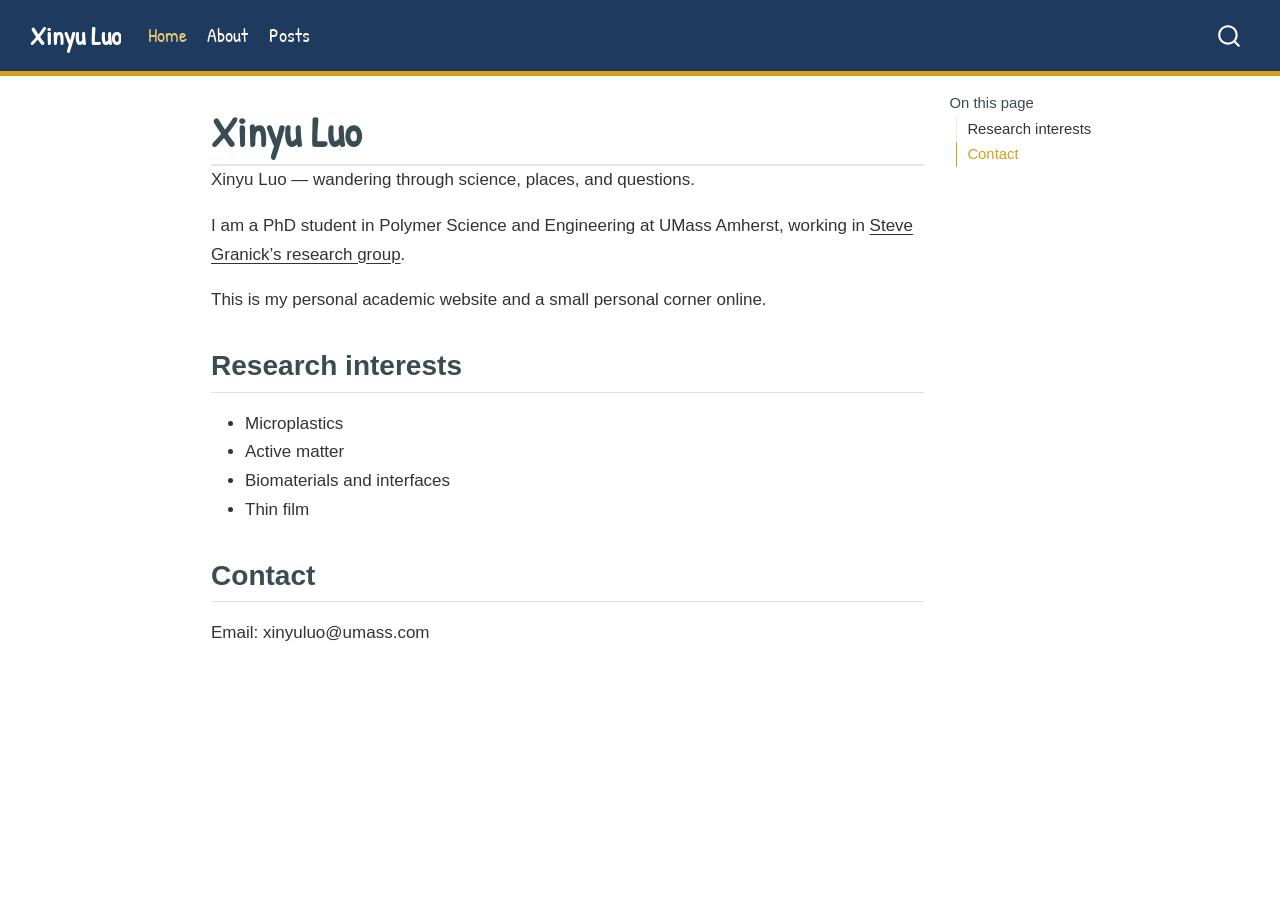
<file: docs/index.html>
<!DOCTYPE html>
<html xmlns="http://www.w3.org/1999/xhtml" lang="en" xml:lang="en"><head>

<meta charset="utf-8">
<meta name="generator" content="quarto-1.9.38">

<meta name="viewport" content="width=device-width, initial-scale=1.0, user-scalable=yes">

<meta name="description" content="Xinyu Luo — wandering through science, places, and questions.">

<title>Xinyu Luo</title>
<style>
/* Default styles provided by pandoc.
** See https://pandoc.org/MANUAL.html#variables-for-html for config info.
*/
code{white-space: pre-wrap;}
span.smallcaps{font-variant: small-caps;}
div.columns{display: flex; gap: min(4vw, 1.5em);}
div.column{flex: auto; overflow-x: auto;}
div.hanging-indent{margin-left: 1.5em; text-indent: -1.5em;}
ul.task-list{list-style: none;}
ul.task-list li input[type="checkbox"] {
  width: 0.8em;
  margin: 0 0.8em 0.2em -1em; /* quarto-specific, see https://github.com/quarto-dev/quarto-cli/issues/4556 */ 
  vertical-align: middle;
}
</style>


<script src="site_libs/quarto-nav/quarto-nav.js"></script>
<script src="site_libs/quarto-nav/headroom.min.js"></script>
<script src="site_libs/clipboard/clipboard.min.js"></script>
<script src="site_libs/quarto-search/autocomplete.umd.js"></script>
<script src="site_libs/quarto-search/fuse.min.js"></script>
<script src="site_libs/quarto-search/quarto-search.js"></script>
<meta name="quarto:offset" content="./">
<script src="site_libs/quarto-html/quarto.js" type="module"></script>
<script src="site_libs/quarto-html/tabsets/tabsets.js" type="module"></script>
<script src="site_libs/quarto-html/popper.min.js"></script>
<script src="site_libs/quarto-html/tippy.umd.min.js"></script>
<script src="site_libs/quarto-html/anchor.min.js"></script>
<link href="site_libs/quarto-html/tippy.css" rel="stylesheet">
<link href="site_libs/quarto-html/quarto-syntax-highlighting-15634bcf2e68342d4ad2dfa704d543f6.css" rel="stylesheet" id="quarto-text-highlighting-styles">
<script src="site_libs/bootstrap/bootstrap.min.js"></script>
<link href="site_libs/bootstrap/bootstrap-icons.css" rel="stylesheet">
<link href="site_libs/bootstrap/bootstrap-eb2d551c59bd1f117752b6d445a871f4.min.css" rel="stylesheet" append-hash="true" id="quarto-bootstrap" data-mode="light">
<script id="quarto-search-options" type="application/json">{
  "location": "navbar",
  "copy-button": false,
  "collapse-after": 3,
  "panel-placement": "end",
  "type": "overlay",
  "limit": 50,
  "keyboard-shortcut": [
    "f",
    "/",
    "s"
  ],
  "show-item-context": false,
  "language": {
    "search-no-results-text": "No results",
    "search-matching-documents-text": "matching documents",
    "search-copy-link-title": "Copy link to search",
    "search-hide-matches-text": "Hide additional matches",
    "search-more-match-text": "more match in this document",
    "search-more-matches-text": "more matches in this document",
    "search-clear-button-title": "Clear",
    "search-text-placeholder": "",
    "search-detached-cancel-button-title": "Cancel",
    "search-submit-button-title": "Submit",
    "search-label": "Search"
  }
}</script>


</head>

<body class="nav-fixed quarto-light">

<div id="quarto-search-results"></div>
  <header id="quarto-header" class="headroom fixed-top">
    <nav class="navbar navbar-expand-lg " data-bs-theme="dark">
      <div class="navbar-container container-fluid">
      <div class="navbar-brand-container mx-auto">
    <a class="navbar-brand" href="./index.html">
    <span class="navbar-title">Xinyu Luo</span>
    </a>
  </div>
            <div id="quarto-search" class="" title="Search"></div>
          <button class="navbar-toggler" type="button" data-bs-toggle="collapse" data-bs-target="#navbarCollapse" aria-controls="navbarCollapse" role="menu" aria-expanded="false" aria-label="Toggle navigation" onclick="if (window.quartoToggleHeadroom) { window.quartoToggleHeadroom(); }">
  <span class="navbar-toggler-icon"></span>
</button>
          <div class="collapse navbar-collapse" id="navbarCollapse">
            <ul class="navbar-nav navbar-nav-scroll me-auto">
  <li class="nav-item">
    <a class="nav-link active" href="./index.html" aria-current="page"> 
<span class="menu-text">Home</span></a>
  </li>  
  <li class="nav-item">
    <a class="nav-link" href="./about.html"> 
<span class="menu-text">About</span></a>
  </li>  
  <li class="nav-item">
    <a class="nav-link" href="./notes.html"> 
<span class="menu-text">Posts</span></a>
  </li>  
</ul>
          </div> <!-- /navcollapse -->
            <div class="quarto-navbar-tools">
</div>
      </div> <!-- /container-fluid -->
    </nav>
</header>
<!-- content -->
<div id="quarto-content" class="quarto-container page-columns page-rows-contents page-layout-article page-navbar">
<!-- sidebar -->
<!-- margin-sidebar -->
    <div id="quarto-margin-sidebar" class="sidebar margin-sidebar">
        <nav id="TOC" role="doc-toc" class="toc-active">
    <h2 id="toc-title">On this page</h2>
   
  <ul>
  <li><a href="#research-interests" id="toc-research-interests" class="nav-link active" data-scroll-target="#research-interests">Research interests</a></li>
  <li><a href="#contact" id="toc-contact" class="nav-link" data-scroll-target="#contact">Contact</a></li>
  </ul>
</nav>
    </div>
<!-- main -->
<main class="content" id="quarto-document-content">

<header id="title-block-header" class="quarto-title-block default">
<div class="quarto-title">
<h1 class="title">Xinyu Luo</h1>
</div>

<div>
  <div class="description">
    Xinyu Luo — wandering through science, places, and questions.
  </div>
</div>


<div class="quarto-title-meta">

    
  
    
  </div>
  


</header>


<p>I am a PhD student in Polymer Science and Engineering at UMass Amherst, working in <strong><a href="https://sites.google.com/view/granick/home?authuser=0">Steve Granick’s research group</a></strong>.</p>
<p>This is my personal academic website and a small personal corner online.</p>
<section id="research-interests" class="level2">
<h2 class="anchored" data-anchor-id="research-interests">Research interests</h2>
<ul>
<li>Microplastics</li>
<li>Active matter</li>
<li>Biomaterials and interfaces</li>
<li>Thin film</li>
</ul>
</section>
<section id="contact" class="level2">
<h2 class="anchored" data-anchor-id="contact">Contact</h2>
<p>Email: xinyuluo@umass.com</p>


</section>

</main> <!-- /main -->
<script id="quarto-html-after-body" type="application/javascript">
  window.document.addEventListener("DOMContentLoaded", function (event) {
    const icon = "";
    const anchorJS = new window.AnchorJS();
    anchorJS.options = {
      placement: 'right',
      icon: icon
    };
    anchorJS.add('.anchored');
    const isCodeAnnotation = (el) => {
      for (const clz of el.classList) {
        if (clz.startsWith('code-annotation-')) {                     
          return true;
        }
      }
      return false;
    }
    const onCopySuccess = function(e) {
      // button target
      const button = e.trigger;
      // don't keep focus
      button.blur();
      // flash "checked"
      button.classList.add('code-copy-button-checked');
      var currentTitle = button.getAttribute("title");
      button.setAttribute("title", "Copied!");
      let tooltip;
      if (window.bootstrap) {
        button.setAttribute("data-bs-toggle", "tooltip");
        button.setAttribute("data-bs-placement", "left");
        button.setAttribute("data-bs-title", "Copied!");
        tooltip = new bootstrap.Tooltip(button, 
          { trigger: "manual", 
            customClass: "code-copy-button-tooltip",
            offset: [0, -8]});
        tooltip.show();    
      }
      setTimeout(function() {
        if (tooltip) {
          tooltip.hide();
          button.removeAttribute("data-bs-title");
          button.removeAttribute("data-bs-toggle");
          button.removeAttribute("data-bs-placement");
        }
        button.setAttribute("title", currentTitle);
        button.classList.remove('code-copy-button-checked');
      }, 1000);
      // clear code selection
      e.clearSelection();
    }
    const getTextToCopy = function(trigger) {
      const outerScaffold = trigger.parentElement.cloneNode(true);
      const codeEl = outerScaffold.querySelector('code');
      for (const childEl of codeEl.children) {
        if (isCodeAnnotation(childEl)) {
          childEl.remove();
        }
      }
      return codeEl.innerText;
    }
    const clipboard = new window.ClipboardJS('.code-copy-button:not([data-in-quarto-modal])', {
      text: getTextToCopy
    });
    clipboard.on('success', onCopySuccess);
    if (window.document.getElementById('quarto-embedded-source-code-modal')) {
      const clipboardModal = new window.ClipboardJS('.code-copy-button[data-in-quarto-modal]', {
        text: getTextToCopy,
        container: window.document.getElementById('quarto-embedded-source-code-modal')
      });
      clipboardModal.on('success', onCopySuccess);
    }
      var localhostRegex = new RegExp(/^(?:http|https):\/\/localhost\:?[0-9]*\//);
      var mailtoRegex = new RegExp(/^mailto:/);
        var filterRegex = new RegExp("https:\/\/luo-xinyu\.github\.io");
      var isInternal = (href) => {
          return filterRegex.test(href) || localhostRegex.test(href) || mailtoRegex.test(href);
      }
      // Inspect non-navigation links and adorn them if external
     var links = window.document.querySelectorAll('a[href]:not(.nav-link):not(.navbar-brand):not(.toc-action):not(.sidebar-link):not(.sidebar-item-toggle):not(.pagination-link):not(.no-external):not([aria-hidden]):not(.dropdown-item):not(.quarto-navigation-tool):not(.about-link)');
      for (var i=0; i<links.length; i++) {
        const link = links[i];
        if (!isInternal(link.href)) {
          // undo the damage that might have been done by quarto-nav.js in the case of
          // links that we want to consider external
          if (link.dataset.originalHref !== undefined) {
            link.href = link.dataset.originalHref;
          }
        }
      }
    function tippyHover(el, contentFn, onTriggerFn, onUntriggerFn) {
      const config = {
        allowHTML: true,
        maxWidth: 500,
        delay: 100,
        arrow: false,
        appendTo: function(el) {
            return el.parentElement;
        },
        interactive: true,
        interactiveBorder: 10,
        theme: 'quarto',
        placement: 'bottom-start',
      };
      if (contentFn) {
        config.content = contentFn;
      }
      if (onTriggerFn) {
        config.onTrigger = onTriggerFn;
      }
      if (onUntriggerFn) {
        config.onUntrigger = onUntriggerFn;
      }
      window.tippy(el, config); 
    }
    const noterefs = window.document.querySelectorAll('a[role="doc-noteref"]');
    for (var i=0; i<noterefs.length; i++) {
      const ref = noterefs[i];
      tippyHover(ref, function() {
        // use id or data attribute instead here
        let href = ref.getAttribute('data-footnote-href') || ref.getAttribute('href');
        try { href = new URL(href).hash; } catch {}
        const id = href.replace(/^#\/?/, "");
        const note = window.document.getElementById(id);
        if (note) {
          return note.innerHTML;
        } else {
          return "";
        }
      });
    }
    const xrefs = window.document.querySelectorAll('a.quarto-xref');
    const processXRef = (id, note) => {
      // Strip column container classes
      const stripColumnClz = (el) => {
        el.classList.remove("page-full", "page-columns");
        if (el.children) {
          for (const child of el.children) {
            stripColumnClz(child);
          }
        }
      }
      stripColumnClz(note)
      if (id === null || id.startsWith('sec-')) {
        // Special case sections, only their first couple elements
        const container = document.createElement("div");
        if (note.children && note.children.length > 2) {
          container.appendChild(note.children[0].cloneNode(true));
          for (let i = 1; i < note.children.length; i++) {
            const child = note.children[i];
            if (child.tagName === "P" && child.innerText === "") {
              continue;
            } else {
              container.appendChild(child.cloneNode(true));
              break;
            }
          }
          if (window.Quarto?.typesetMath) {
            window.Quarto.typesetMath(container);
          }
          return container.innerHTML
        } else {
          if (window.Quarto?.typesetMath) {
            window.Quarto.typesetMath(note);
          }
          return note.innerHTML;
        }
      } else {
        // Remove any anchor links if they are present
        const anchorLink = note.querySelector('a.anchorjs-link');
        if (anchorLink) {
          anchorLink.remove();
        }
        if (window.Quarto?.typesetMath) {
          window.Quarto.typesetMath(note);
        }
        if (note.classList.contains("callout")) {
          return note.outerHTML;
        } else {
          return note.innerHTML;
        }
      }
    }
    for (var i=0; i<xrefs.length; i++) {
      const xref = xrefs[i];
      tippyHover(xref, undefined, function(instance) {
        instance.disable();
        let url = xref.getAttribute('href');
        let hash = undefined; 
        if (url.startsWith('#')) {
          hash = url;
        } else {
          try { hash = new URL(url).hash; } catch {}
        }
        if (hash) {
          const id = hash.replace(/^#\/?/, "");
          const note = window.document.getElementById(id);
          if (note !== null) {
            try {
              const html = processXRef(id, note.cloneNode(true));
              instance.setContent(html);
            } finally {
              instance.enable();
              instance.show();
            }
          } else {
            // See if we can fetch this
            fetch(url.split('#')[0])
            .then(res => res.text())
            .then(html => {
              const parser = new DOMParser();
              const htmlDoc = parser.parseFromString(html, "text/html");
              const note = htmlDoc.getElementById(id);
              if (note !== null) {
                const html = processXRef(id, note);
                instance.setContent(html);
              } 
            }).finally(() => {
              instance.enable();
              instance.show();
            });
          }
        } else {
          // See if we can fetch a full url (with no hash to target)
          // This is a special case and we should probably do some content thinning / targeting
          fetch(url)
          .then(res => res.text())
          .then(html => {
            const parser = new DOMParser();
            const htmlDoc = parser.parseFromString(html, "text/html");
            const note = htmlDoc.querySelector('main.content');
            if (note !== null) {
              // This should only happen for chapter cross references
              // (since there is no id in the URL)
              // remove the first header
              if (note.children.length > 0 && note.children[0].tagName === "HEADER") {
                note.children[0].remove();
              }
              const html = processXRef(null, note);
              instance.setContent(html);
            } 
          }).finally(() => {
            instance.enable();
            instance.show();
          });
        }
      }, function(instance) {
      });
    }
        let selectedAnnoteEl;
        const selectorForAnnotation = ( cell, annotation) => {
          let cellAttr = 'data-code-cell="' + cell + '"';
          let lineAttr = 'data-code-annotation="' +  annotation + '"';
          const selector = 'span[' + cellAttr + '][' + lineAttr + ']';
          return selector;
        }
        const selectCodeLines = (annoteEl) => {
          const doc = window.document;
          const targetCell = annoteEl.getAttribute("data-target-cell");
          const targetAnnotation = annoteEl.getAttribute("data-target-annotation");
          const annoteSpan = window.document.querySelector(selectorForAnnotation(targetCell, targetAnnotation));
          const lines = annoteSpan.getAttribute("data-code-lines").split(",");
          const lineIds = lines.map((line) => {
            return targetCell + "-" + line;
          })
          let top = null;
          let height = null;
          let parent = null;
          if (lineIds.length > 0) {
              //compute the position of the single el (top and bottom and make a div)
              const el = window.document.getElementById(lineIds[0]);
              top = el.offsetTop;
              height = el.offsetHeight;
              parent = el.parentElement.parentElement;
            if (lineIds.length > 1) {
              const lastEl = window.document.getElementById(lineIds[lineIds.length - 1]);
              const bottom = lastEl.offsetTop + lastEl.offsetHeight;
              height = bottom - top;
            }
            if (top !== null && height !== null && parent !== null) {
              // cook up a div (if necessary) and position it 
              let div = window.document.getElementById("code-annotation-line-highlight");
              if (div === null) {
                div = window.document.createElement("div");
                div.setAttribute("id", "code-annotation-line-highlight");
                div.style.position = 'absolute';
                parent.appendChild(div);
              }
              div.style.top = top - 2 + "px";
              div.style.height = height + 4 + "px";
              div.style.left = 0;
              let gutterDiv = window.document.getElementById("code-annotation-line-highlight-gutter");
              if (gutterDiv === null) {
                gutterDiv = window.document.createElement("div");
                gutterDiv.setAttribute("id", "code-annotation-line-highlight-gutter");
                gutterDiv.style.position = 'absolute';
                const codeCell = window.document.getElementById(targetCell);
                const gutter = codeCell.querySelector('.code-annotation-gutter');
                gutter.appendChild(gutterDiv);
              }
              gutterDiv.style.top = top - 2 + "px";
              gutterDiv.style.height = height + 4 + "px";
            }
            selectedAnnoteEl = annoteEl;
          }
        };
        const unselectCodeLines = () => {
          const elementsIds = ["code-annotation-line-highlight", "code-annotation-line-highlight-gutter"];
          elementsIds.forEach((elId) => {
            const div = window.document.getElementById(elId);
            if (div) {
              div.remove();
            }
          });
          selectedAnnoteEl = undefined;
        };
          // Handle positioning of the toggle
      window.addEventListener(
        "resize",
        throttle(() => {
          elRect = undefined;
          if (selectedAnnoteEl) {
            selectCodeLines(selectedAnnoteEl);
          }
        }, 10)
      );
      function throttle(fn, ms) {
      let throttle = false;
      let timer;
        return (...args) => {
          if(!throttle) { // first call gets through
              fn.apply(this, args);
              throttle = true;
          } else { // all the others get throttled
              if(timer) clearTimeout(timer); // cancel #2
              timer = setTimeout(() => {
                fn.apply(this, args);
                timer = throttle = false;
              }, ms);
          }
        };
      }
        // Attach click handler to the DT
        const annoteDls = window.document.querySelectorAll('dt[data-target-cell]');
        for (const annoteDlNode of annoteDls) {
          annoteDlNode.addEventListener('click', (event) => {
            const clickedEl = event.target;
            if (clickedEl !== selectedAnnoteEl) {
              unselectCodeLines();
              const activeEl = window.document.querySelector('dt[data-target-cell].code-annotation-active');
              if (activeEl) {
                activeEl.classList.remove('code-annotation-active');
              }
              selectCodeLines(clickedEl);
              clickedEl.classList.add('code-annotation-active');
            } else {
              // Unselect the line
              unselectCodeLines();
              clickedEl.classList.remove('code-annotation-active');
            }
          });
        }
    const findCites = (el) => {
      const parentEl = el.parentElement;
      if (parentEl) {
        const cites = parentEl.dataset.cites;
        if (cites) {
          return {
            el,
            cites: cites.split(' ')
          };
        } else {
          return findCites(el.parentElement)
        }
      } else {
        return undefined;
      }
    };
    var bibliorefs = window.document.querySelectorAll('a[role="doc-biblioref"]');
    for (var i=0; i<bibliorefs.length; i++) {
      const ref = bibliorefs[i];
      const citeInfo = findCites(ref);
      if (citeInfo) {
        tippyHover(citeInfo.el, function() {
          var popup = window.document.createElement('div');
          citeInfo.cites.forEach(function(cite) {
            var citeDiv = window.document.createElement('div');
            citeDiv.classList.add('hanging-indent');
            citeDiv.classList.add('csl-entry');
            var biblioDiv = window.document.getElementById('ref-' + cite);
            if (biblioDiv) {
              citeDiv.innerHTML = biblioDiv.innerHTML;
            }
            popup.appendChild(citeDiv);
          });
          return popup.innerHTML;
        });
      }
    }
  });
  </script>
</div> <!-- /content -->




</body></html>
</file>
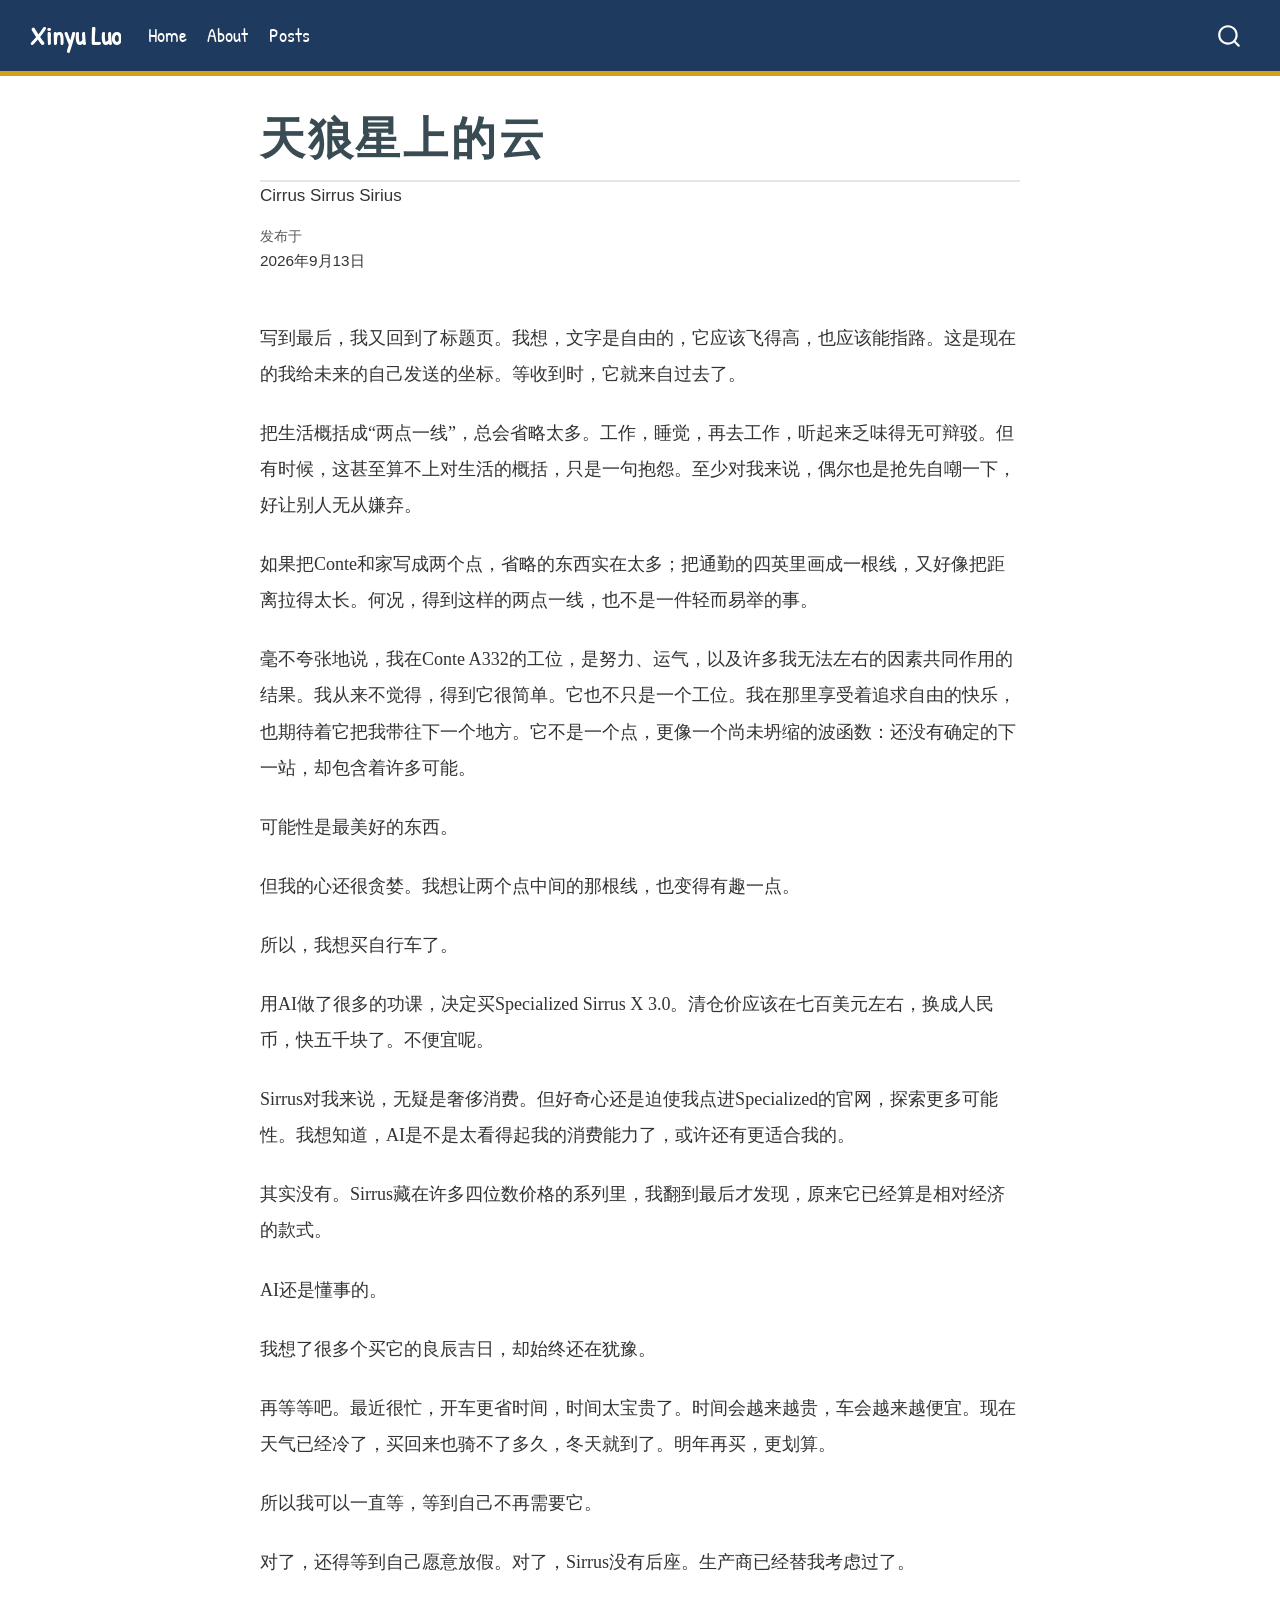
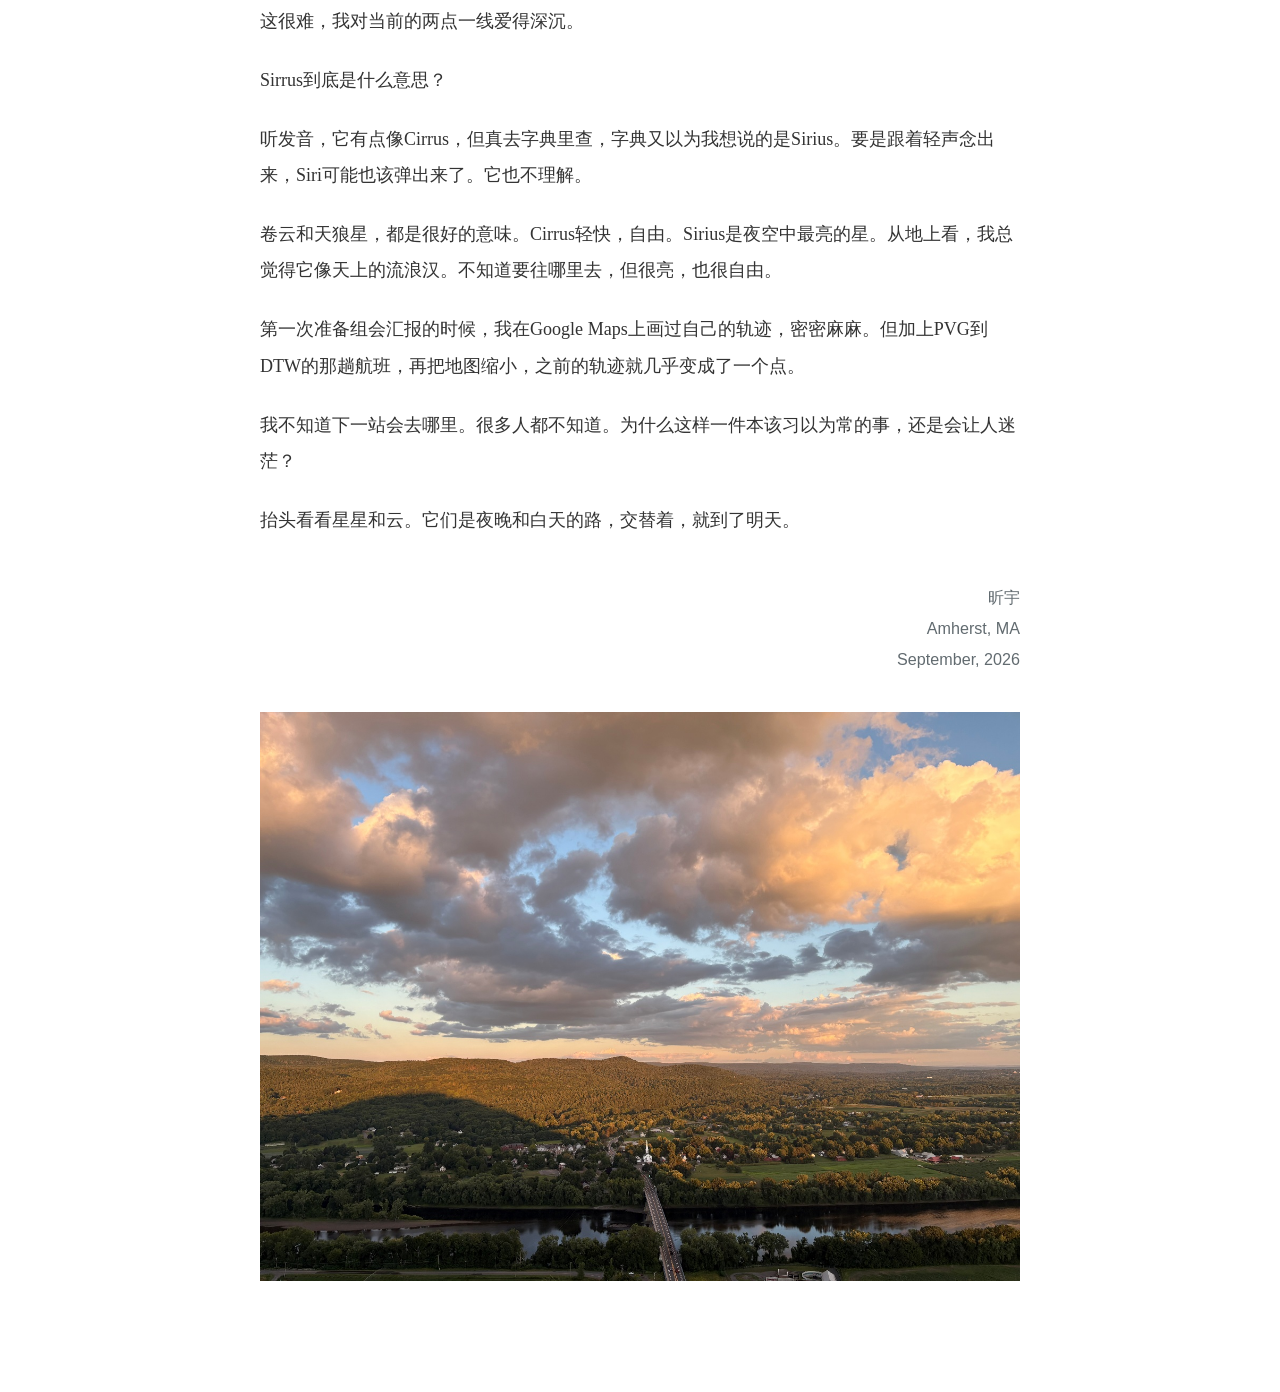
<file: docs/posts/clouds-on-sirius/index.html>
<!DOCTYPE html>
<html xmlns="http://www.w3.org/1999/xhtml" lang="zh-CN" xml:lang="zh-CN"><head>

<meta charset="utf-8">
<meta name="generator" content="quarto-1.9.38">

<meta name="viewport" content="width=device-width, initial-scale=1.0, user-scalable=yes">

<meta name="description" content="Cirrus Sirrus Sirius — 天狼星上的云，昕宇的随笔。">

<title>天狼星上的云 – Xinyu Luo</title>
<style>
/* Default styles provided by pandoc.
** See https://pandoc.org/MANUAL.html#variables-for-html for config info.
*/
code{white-space: pre-wrap;}
span.smallcaps{font-variant: small-caps;}
div.columns{display: flex; gap: min(4vw, 1.5em);}
div.column{flex: auto; overflow-x: auto;}
div.hanging-indent{margin-left: 1.5em; text-indent: -1.5em;}
ul.task-list{list-style: none;}
ul.task-list li input[type="checkbox"] {
  width: 0.8em;
  margin: 0 0.8em 0.2em -1em; /* quarto-specific, see https://github.com/quarto-dev/quarto-cli/issues/4556 */ 
  vertical-align: middle;
}
</style>


<script src="../../site_libs/quarto-nav/quarto-nav.js"></script>
<script src="../../site_libs/quarto-nav/headroom.min.js"></script>
<script src="../../site_libs/clipboard/clipboard.min.js"></script>
<script src="../../site_libs/quarto-search/autocomplete.umd.js"></script>
<script src="../../site_libs/quarto-search/fuse.min.js"></script>
<script src="../../site_libs/quarto-search/quarto-search.js"></script>
<meta name="quarto:offset" content="../../">
<script src="../../site_libs/quarto-html/quarto.js" type="module"></script>
<script src="../../site_libs/quarto-html/tabsets/tabsets.js" type="module"></script>
<script src="../../site_libs/quarto-html/popper.min.js"></script>
<script src="../../site_libs/quarto-html/tippy.umd.min.js"></script>
<script src="../../site_libs/quarto-html/anchor.min.js"></script>
<link href="../../site_libs/quarto-html/tippy.css" rel="stylesheet">
<link href="../../site_libs/quarto-html/quarto-syntax-highlighting-15634bcf2e68342d4ad2dfa704d543f6.css" rel="stylesheet" id="quarto-text-highlighting-styles">
<script src="../../site_libs/bootstrap/bootstrap.min.js"></script>
<link href="../../site_libs/bootstrap/bootstrap-icons.css" rel="stylesheet">
<link href="../../site_libs/bootstrap/bootstrap-eb2d551c59bd1f117752b6d445a871f4.min.css" rel="stylesheet" append-hash="true" id="quarto-bootstrap" data-mode="light">
<script id="quarto-search-options" type="application/json">{
  "location": "navbar",
  "copy-button": false,
  "collapse-after": 3,
  "panel-placement": "end",
  "type": "overlay",
  "limit": 50,
  "keyboard-shortcut": [
    "f",
    "/",
    "s"
  ],
  "show-item-context": false,
  "language": {
    "search-no-results-text": "没有结果",
    "search-matching-documents-text": "匹配的文档",
    "search-copy-link-title": "复制搜索链接",
    "search-hide-matches-text": "隐藏其它匹配结果",
    "search-more-match-text": "更多匹配结果",
    "search-more-matches-text": "更多匹配结果",
    "search-clear-button-title": "清除",
    "search-text-placeholder": "",
    "search-detached-cancel-button-title": "取消",
    "search-submit-button-title": "提交",
    "search-label": "搜索"
  }
}</script>


<link rel="stylesheet" href="essay.css">
</head>

<body class="nav-fixed essay-page fullcontent quarto-light">

<div id="quarto-search-results"></div>
  <header id="quarto-header" class="headroom fixed-top">
    <nav class="navbar navbar-expand-lg " data-bs-theme="dark">
      <div class="navbar-container container-fluid">
      <div class="navbar-brand-container mx-auto">
    <a class="navbar-brand" href="../../index.html">
    <span class="navbar-title">Xinyu Luo</span>
    </a>
  </div>
            <div id="quarto-search" class="" title="搜索"></div>
          <button class="navbar-toggler" type="button" data-bs-toggle="collapse" data-bs-target="#navbarCollapse" aria-controls="navbarCollapse" role="menu" aria-expanded="false" aria-label="展开或折叠导航栏" onclick="if (window.quartoToggleHeadroom) { window.quartoToggleHeadroom(); }">
  <span class="navbar-toggler-icon"></span>
</button>
          <div class="collapse navbar-collapse" id="navbarCollapse">
            <ul class="navbar-nav navbar-nav-scroll me-auto">
  <li class="nav-item">
    <a class="nav-link" href="../../index.html"> 
<span class="menu-text">Home</span></a>
  </li>  
  <li class="nav-item">
    <a class="nav-link" href="../../about.html"> 
<span class="menu-text">About</span></a>
  </li>  
  <li class="nav-item">
    <a class="nav-link" href="../../notes.html"> 
<span class="menu-text">Posts</span></a>
  </li>  
</ul>
          </div> <!-- /navcollapse -->
            <div class="quarto-navbar-tools">
</div>
      </div> <!-- /container-fluid -->
    </nav>
</header>
<!-- content -->
<div id="quarto-content" class="quarto-container page-columns page-rows-contents page-layout-article page-navbar">
<!-- sidebar -->
<!-- margin-sidebar -->
    
<!-- main -->
<main class="content" id="quarto-document-content">

<header id="title-block-header" class="quarto-title-block default">
<div class="quarto-title">
<h1 class="title">天狼星上的云</h1>
</div>

<div>
  <div class="description">
    Cirrus Sirrus Sirius
  </div>
</div>


<div class="quarto-title-meta">

    
    <div>
    <div class="quarto-title-meta-heading">发布于</div>
    <div class="quarto-title-meta-contents">
      <p class="date">2026年9月13日</p>
    </div>
  </div>
  
    
  </div>
  


</header>


<p>写到最后，我又回到了标题页。我想，文字是自由的，它应该飞得高，也应该能指路。这是现在的我给未来的自己发送的坐标。等收到时，它就来自过去了。</p>
<p>把生活概括成“两点一线”，总会省略太多。工作，睡觉，再去工作，听起来乏味得无可辩驳。但有时候，这甚至算不上对生活的概括，只是一句抱怨。至少对我来说，偶尔也是抢先自嘲一下，好让别人无从嫌弃。</p>
<p>如果把Conte和家写成两个点，省略的东西实在太多；把通勤的四英里画成一根线，又好像把距离拉得太长。何况，得到这样的两点一线，也不是一件轻而易举的事。</p>
<p>毫不夸张地说，我在Conte A332的工位，是努力、运气，以及许多我无法左右的因素共同作用的结果。我从来不觉得，得到它很简单。它也不只是一个工位。我在那里享受着追求自由的快乐，也期待着它把我带往下一个地方。它不是一个点，更像一个尚未坍缩的波函数：还没有确定的下一站，却包含着许多可能。</p>
<p>可能性是最美好的东西。</p>
<p>但我的心还很贪婪。我想让两个点中间的那根线，也变得有趣一点。</p>
<p>所以，我想买自行车了。</p>
<p>用AI做了很多的功课，决定买Specialized Sirrus X 3.0。清仓价应该在七百美元左右，换成人民币，快五千块了。不便宜呢。</p>
<p>Sirrus对我来说，无疑是奢侈消费。但好奇心还是迫使我点进Specialized的官网，探索更多可能性。我想知道，AI是不是太看得起我的消费能力了，或许还有更适合我的。</p>
<p>其实没有。Sirrus藏在许多四位数价格的系列里，我翻到最后才发现，原来它已经算是相对经济的款式。</p>
<p>AI还是懂事的。</p>
<p>我想了很多个买它的良辰吉日，却始终还在犹豫。</p>
<p>再等等吧。最近很忙，开车更省时间，时间太宝贵了。时间会越来越贵，车会越来越便宜。现在天气已经冷了，买回来也骑不了多久，冬天就到了。明年再买，更划算。</p>
<p>所以我可以一直等，等到自己不再需要它。</p>
<p>对了，还得等到自己愿意放假。对了，Sirrus没有后座。生产商已经替我考虑过了。</p>
<p>这很难，我对当前的两点一线爱得深沉。</p>
<p>Sirrus到底是什么意思？</p>
<p>听发音，它有点像Cirrus，但真去字典里查，字典又以为我想说的是Sirius。要是跟着轻声念出来，Siri可能也该弹出来了。它也不理解。</p>
<p>卷云和天狼星，都是很好的意味。Cirrus轻快，自由。Sirius是夜空中最亮的星。从地上看，我总觉得它像天上的流浪汉。不知道要往哪里去，但很亮，也很自由。</p>
<p>第一次准备组会汇报的时候，我在Google Maps上画过自己的轨迹，密密麻麻。但加上PVG到DTW的那趟航班，再把地图缩小，之前的轨迹就几乎变成了一个点。</p>
<p>我不知道下一站会去哪里。很多人都不知道。为什么这样一件本该习以为常的事，还是会让人迷茫？</p>
<p>抬头看看星星和云。它们是夜晚和白天的路，交替着，就到了明天。</p>
<div class="essay-signature">
<p>昕宇<br>
Amherst, MA<br>
September, 2026</p>
</div>
<p><img class="essay-photo" src="amherst-sky.jpeg" alt="夕阳照亮层叠的云，山丘、村庄与河流铺展在天空下。" width="1430" height="1072" loading="lazy"></p>



</main> <!-- /main -->
<script id="quarto-html-after-body" type="application/javascript">
  window.document.addEventListener("DOMContentLoaded", function (event) {
    const icon = "";
    const anchorJS = new window.AnchorJS();
    anchorJS.options = {
      placement: 'right',
      icon: icon
    };
    anchorJS.add('.anchored');
    const isCodeAnnotation = (el) => {
      for (const clz of el.classList) {
        if (clz.startsWith('code-annotation-')) {                     
          return true;
        }
      }
      return false;
    }
    const onCopySuccess = function(e) {
      // button target
      const button = e.trigger;
      // don't keep focus
      button.blur();
      // flash "checked"
      button.classList.add('code-copy-button-checked');
      var currentTitle = button.getAttribute("title");
      button.setAttribute("title", "已复制");
      let tooltip;
      if (window.bootstrap) {
        button.setAttribute("data-bs-toggle", "tooltip");
        button.setAttribute("data-bs-placement", "left");
        button.setAttribute("data-bs-title", "已复制");
        tooltip = new bootstrap.Tooltip(button, 
          { trigger: "manual", 
            customClass: "code-copy-button-tooltip",
            offset: [0, -8]});
        tooltip.show();    
      }
      setTimeout(function() {
        if (tooltip) {
          tooltip.hide();
          button.removeAttribute("data-bs-title");
          button.removeAttribute("data-bs-toggle");
          button.removeAttribute("data-bs-placement");
        }
        button.setAttribute("title", currentTitle);
        button.classList.remove('code-copy-button-checked');
      }, 1000);
      // clear code selection
      e.clearSelection();
    }
    const getTextToCopy = function(trigger) {
      const outerScaffold = trigger.parentElement.cloneNode(true);
      const codeEl = outerScaffold.querySelector('code');
      for (const childEl of codeEl.children) {
        if (isCodeAnnotation(childEl)) {
          childEl.remove();
        }
      }
      return codeEl.innerText;
    }
    const clipboard = new window.ClipboardJS('.code-copy-button:not([data-in-quarto-modal])', {
      text: getTextToCopy
    });
    clipboard.on('success', onCopySuccess);
    if (window.document.getElementById('quarto-embedded-source-code-modal')) {
      const clipboardModal = new window.ClipboardJS('.code-copy-button[data-in-quarto-modal]', {
        text: getTextToCopy,
        container: window.document.getElementById('quarto-embedded-source-code-modal')
      });
      clipboardModal.on('success', onCopySuccess);
    }
      var localhostRegex = new RegExp(/^(?:http|https):\/\/localhost\:?[0-9]*\//);
      var mailtoRegex = new RegExp(/^mailto:/);
        var filterRegex = new RegExp("https:\/\/luo-xinyu\.github\.io");
      var isInternal = (href) => {
          return filterRegex.test(href) || localhostRegex.test(href) || mailtoRegex.test(href);
      }
      // Inspect non-navigation links and adorn them if external
     var links = window.document.querySelectorAll('a[href]:not(.nav-link):not(.navbar-brand):not(.toc-action):not(.sidebar-link):not(.sidebar-item-toggle):not(.pagination-link):not(.no-external):not([aria-hidden]):not(.dropdown-item):not(.quarto-navigation-tool):not(.about-link)');
      for (var i=0; i<links.length; i++) {
        const link = links[i];
        if (!isInternal(link.href)) {
          // undo the damage that might have been done by quarto-nav.js in the case of
          // links that we want to consider external
          if (link.dataset.originalHref !== undefined) {
            link.href = link.dataset.originalHref;
          }
        }
      }
    function tippyHover(el, contentFn, onTriggerFn, onUntriggerFn) {
      const config = {
        allowHTML: true,
        maxWidth: 500,
        delay: 100,
        arrow: false,
        appendTo: function(el) {
            return el.parentElement;
        },
        interactive: true,
        interactiveBorder: 10,
        theme: 'quarto',
        placement: 'bottom-start',
      };
      if (contentFn) {
        config.content = contentFn;
      }
      if (onTriggerFn) {
        config.onTrigger = onTriggerFn;
      }
      if (onUntriggerFn) {
        config.onUntrigger = onUntriggerFn;
      }
      window.tippy(el, config); 
    }
    const noterefs = window.document.querySelectorAll('a[role="doc-noteref"]');
    for (var i=0; i<noterefs.length; i++) {
      const ref = noterefs[i];
      tippyHover(ref, function() {
        // use id or data attribute instead here
        let href = ref.getAttribute('data-footnote-href') || ref.getAttribute('href');
        try { href = new URL(href).hash; } catch {}
        const id = href.replace(/^#\/?/, "");
        const note = window.document.getElementById(id);
        if (note) {
          return note.innerHTML;
        } else {
          return "";
        }
      });
    }
    const xrefs = window.document.querySelectorAll('a.quarto-xref');
    const processXRef = (id, note) => {
      // Strip column container classes
      const stripColumnClz = (el) => {
        el.classList.remove("page-full", "page-columns");
        if (el.children) {
          for (const child of el.children) {
            stripColumnClz(child);
          }
        }
      }
      stripColumnClz(note)
      if (id === null || id.startsWith('sec-')) {
        // Special case sections, only their first couple elements
        const container = document.createElement("div");
        if (note.children && note.children.length > 2) {
          container.appendChild(note.children[0].cloneNode(true));
          for (let i = 1; i < note.children.length; i++) {
            const child = note.children[i];
            if (child.tagName === "P" && child.innerText === "") {
              continue;
            } else {
              container.appendChild(child.cloneNode(true));
              break;
            }
          }
          if (window.Quarto?.typesetMath) {
            window.Quarto.typesetMath(container);
          }
          return container.innerHTML
        } else {
          if (window.Quarto?.typesetMath) {
            window.Quarto.typesetMath(note);
          }
          return note.innerHTML;
        }
      } else {
        // Remove any anchor links if they are present
        const anchorLink = note.querySelector('a.anchorjs-link');
        if (anchorLink) {
          anchorLink.remove();
        }
        if (window.Quarto?.typesetMath) {
          window.Quarto.typesetMath(note);
        }
        if (note.classList.contains("callout")) {
          return note.outerHTML;
        } else {
          return note.innerHTML;
        }
      }
    }
    for (var i=0; i<xrefs.length; i++) {
      const xref = xrefs[i];
      tippyHover(xref, undefined, function(instance) {
        instance.disable();
        let url = xref.getAttribute('href');
        let hash = undefined; 
        if (url.startsWith('#')) {
          hash = url;
        } else {
          try { hash = new URL(url).hash; } catch {}
        }
        if (hash) {
          const id = hash.replace(/^#\/?/, "");
          const note = window.document.getElementById(id);
          if (note !== null) {
            try {
              const html = processXRef(id, note.cloneNode(true));
              instance.setContent(html);
            } finally {
              instance.enable();
              instance.show();
            }
          } else {
            // See if we can fetch this
            fetch(url.split('#')[0])
            .then(res => res.text())
            .then(html => {
              const parser = new DOMParser();
              const htmlDoc = parser.parseFromString(html, "text/html");
              const note = htmlDoc.getElementById(id);
              if (note !== null) {
                const html = processXRef(id, note);
                instance.setContent(html);
              } 
            }).finally(() => {
              instance.enable();
              instance.show();
            });
          }
        } else {
          // See if we can fetch a full url (with no hash to target)
          // This is a special case and we should probably do some content thinning / targeting
          fetch(url)
          .then(res => res.text())
          .then(html => {
            const parser = new DOMParser();
            const htmlDoc = parser.parseFromString(html, "text/html");
            const note = htmlDoc.querySelector('main.content');
            if (note !== null) {
              // This should only happen for chapter cross references
              // (since there is no id in the URL)
              // remove the first header
              if (note.children.length > 0 && note.children[0].tagName === "HEADER") {
                note.children[0].remove();
              }
              const html = processXRef(null, note);
              instance.setContent(html);
            } 
          }).finally(() => {
            instance.enable();
            instance.show();
          });
        }
      }, function(instance) {
      });
    }
        let selectedAnnoteEl;
        const selectorForAnnotation = ( cell, annotation) => {
          let cellAttr = 'data-code-cell="' + cell + '"';
          let lineAttr = 'data-code-annotation="' +  annotation + '"';
          const selector = 'span[' + cellAttr + '][' + lineAttr + ']';
          return selector;
        }
        const selectCodeLines = (annoteEl) => {
          const doc = window.document;
          const targetCell = annoteEl.getAttribute("data-target-cell");
          const targetAnnotation = annoteEl.getAttribute("data-target-annotation");
          const annoteSpan = window.document.querySelector(selectorForAnnotation(targetCell, targetAnnotation));
          const lines = annoteSpan.getAttribute("data-code-lines").split(",");
          const lineIds = lines.map((line) => {
            return targetCell + "-" + line;
          })
          let top = null;
          let height = null;
          let parent = null;
          if (lineIds.length > 0) {
              //compute the position of the single el (top and bottom and make a div)
              const el = window.document.getElementById(lineIds[0]);
              top = el.offsetTop;
              height = el.offsetHeight;
              parent = el.parentElement.parentElement;
            if (lineIds.length > 1) {
              const lastEl = window.document.getElementById(lineIds[lineIds.length - 1]);
              const bottom = lastEl.offsetTop + lastEl.offsetHeight;
              height = bottom - top;
            }
            if (top !== null && height !== null && parent !== null) {
              // cook up a div (if necessary) and position it 
              let div = window.document.getElementById("code-annotation-line-highlight");
              if (div === null) {
                div = window.document.createElement("div");
                div.setAttribute("id", "code-annotation-line-highlight");
                div.style.position = 'absolute';
                parent.appendChild(div);
              }
              div.style.top = top - 2 + "px";
              div.style.height = height + 4 + "px";
              div.style.left = 0;
              let gutterDiv = window.document.getElementById("code-annotation-line-highlight-gutter");
              if (gutterDiv === null) {
                gutterDiv = window.document.createElement("div");
                gutterDiv.setAttribute("id", "code-annotation-line-highlight-gutter");
                gutterDiv.style.position = 'absolute';
                const codeCell = window.document.getElementById(targetCell);
                const gutter = codeCell.querySelector('.code-annotation-gutter');
                gutter.appendChild(gutterDiv);
              }
              gutterDiv.style.top = top - 2 + "px";
              gutterDiv.style.height = height + 4 + "px";
            }
            selectedAnnoteEl = annoteEl;
          }
        };
        const unselectCodeLines = () => {
          const elementsIds = ["code-annotation-line-highlight", "code-annotation-line-highlight-gutter"];
          elementsIds.forEach((elId) => {
            const div = window.document.getElementById(elId);
            if (div) {
              div.remove();
            }
          });
          selectedAnnoteEl = undefined;
        };
          // Handle positioning of the toggle
      window.addEventListener(
        "resize",
        throttle(() => {
          elRect = undefined;
          if (selectedAnnoteEl) {
            selectCodeLines(selectedAnnoteEl);
          }
        }, 10)
      );
      function throttle(fn, ms) {
      let throttle = false;
      let timer;
        return (...args) => {
          if(!throttle) { // first call gets through
              fn.apply(this, args);
              throttle = true;
          } else { // all the others get throttled
              if(timer) clearTimeout(timer); // cancel #2
              timer = setTimeout(() => {
                fn.apply(this, args);
                timer = throttle = false;
              }, ms);
          }
        };
      }
        // Attach click handler to the DT
        const annoteDls = window.document.querySelectorAll('dt[data-target-cell]');
        for (const annoteDlNode of annoteDls) {
          annoteDlNode.addEventListener('click', (event) => {
            const clickedEl = event.target;
            if (clickedEl !== selectedAnnoteEl) {
              unselectCodeLines();
              const activeEl = window.document.querySelector('dt[data-target-cell].code-annotation-active');
              if (activeEl) {
                activeEl.classList.remove('code-annotation-active');
              }
              selectCodeLines(clickedEl);
              clickedEl.classList.add('code-annotation-active');
            } else {
              // Unselect the line
              unselectCodeLines();
              clickedEl.classList.remove('code-annotation-active');
            }
          });
        }
    const findCites = (el) => {
      const parentEl = el.parentElement;
      if (parentEl) {
        const cites = parentEl.dataset.cites;
        if (cites) {
          return {
            el,
            cites: cites.split(' ')
          };
        } else {
          return findCites(el.parentElement)
        }
      } else {
        return undefined;
      }
    };
    var bibliorefs = window.document.querySelectorAll('a[role="doc-biblioref"]');
    for (var i=0; i<bibliorefs.length; i++) {
      const ref = bibliorefs[i];
      const citeInfo = findCites(ref);
      if (citeInfo) {
        tippyHover(citeInfo.el, function() {
          var popup = window.document.createElement('div');
          citeInfo.cites.forEach(function(cite) {
            var citeDiv = window.document.createElement('div');
            citeDiv.classList.add('hanging-indent');
            citeDiv.classList.add('csl-entry');
            var biblioDiv = window.document.getElementById('ref-' + cite);
            if (biblioDiv) {
              citeDiv.innerHTML = biblioDiv.innerHTML;
            }
            popup.appendChild(citeDiv);
          });
          return popup.innerHTML;
        });
      }
    }
  });
  </script>
</div> <!-- /content -->




</body></html>
</file>
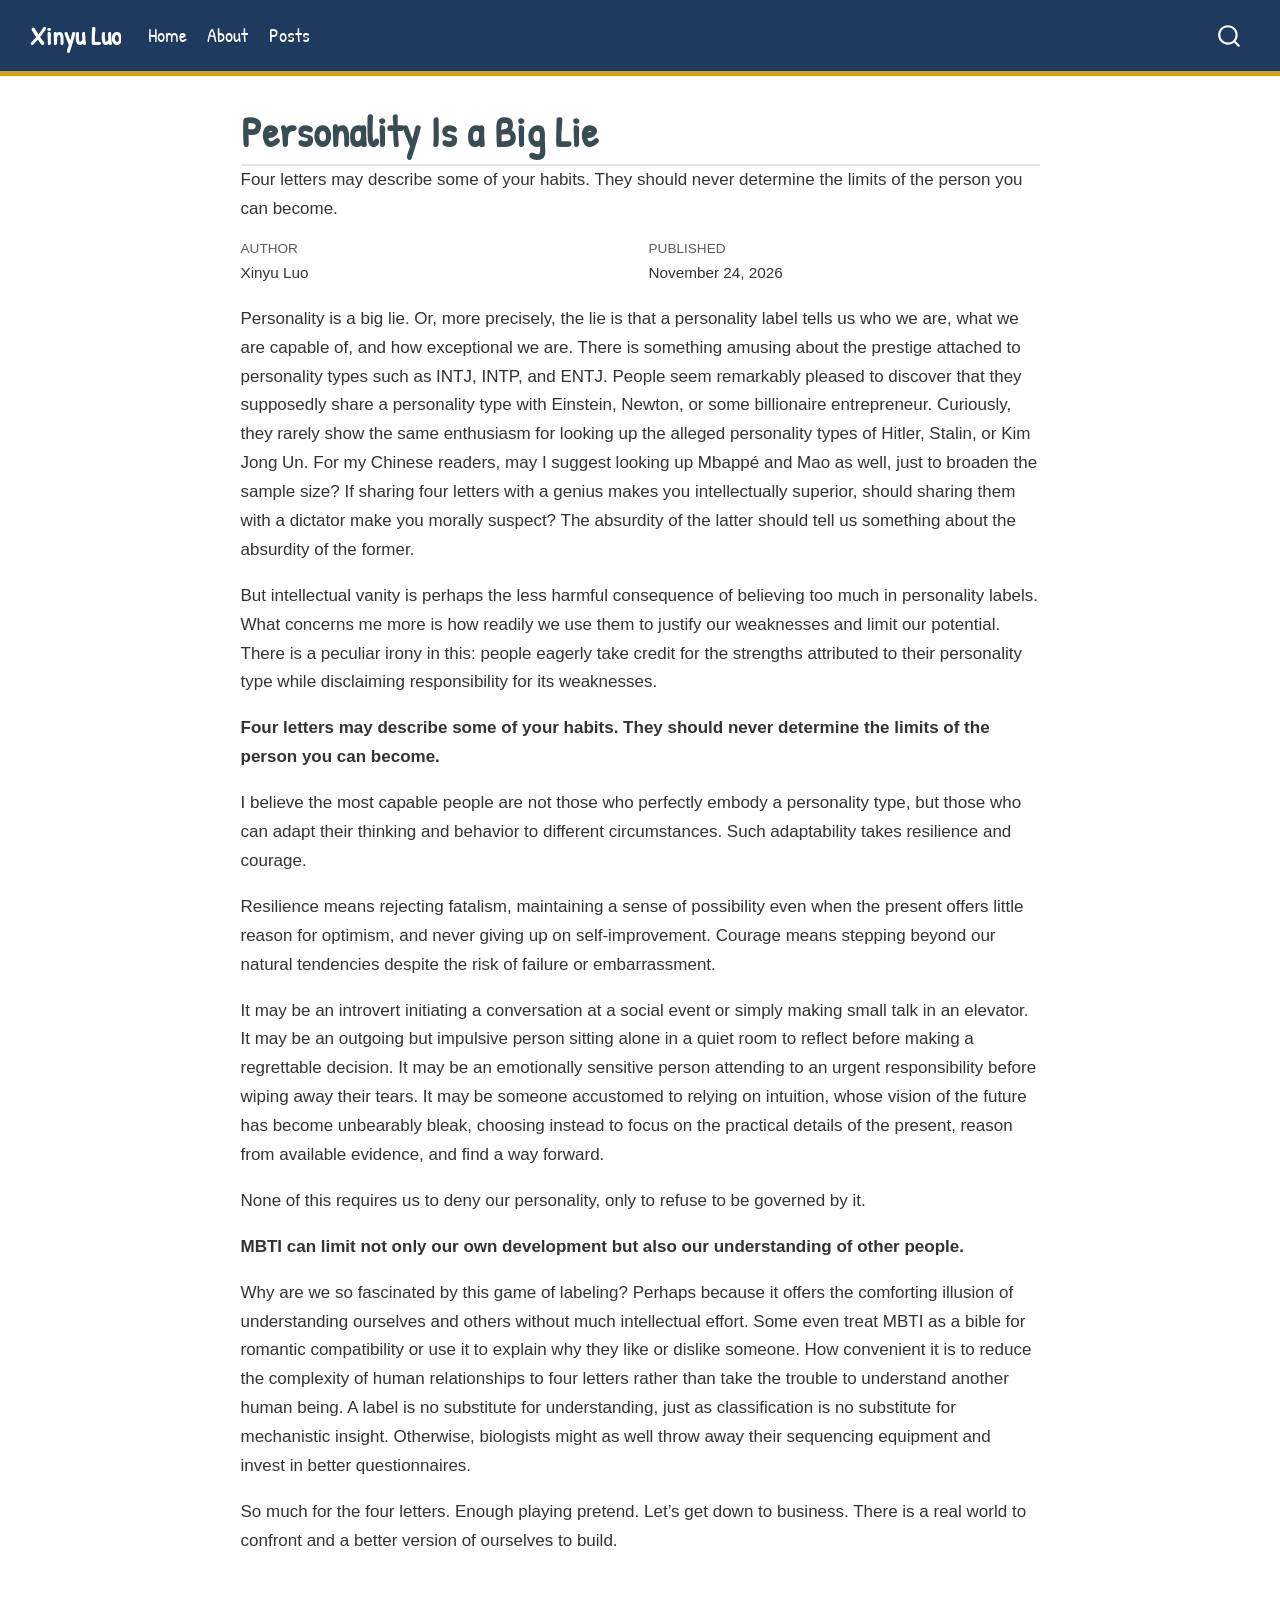
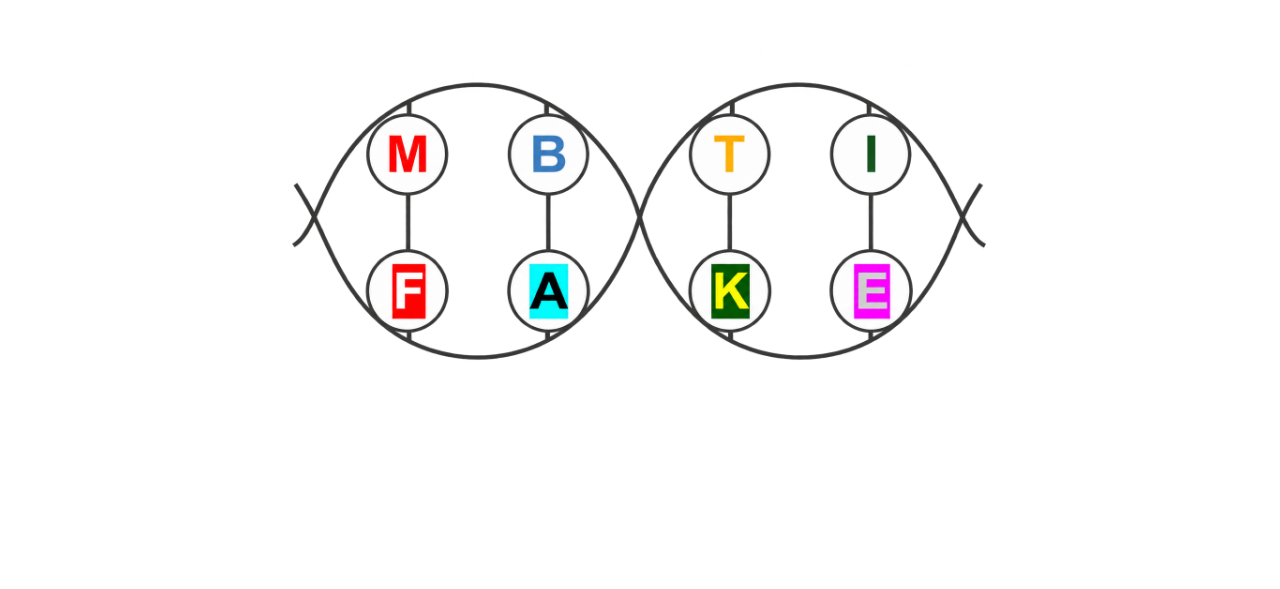
<file: docs/posts/personality-is-a-big-lie/index.html>
<!DOCTYPE html>
<html xmlns="http://www.w3.org/1999/xhtml" lang="en" xml:lang="en"><head>

<meta charset="utf-8">
<meta name="generator" content="quarto-1.9.38">

<meta name="viewport" content="width=device-width, initial-scale=1.0, user-scalable=yes">

<meta name="author" content="Xinyu Luo">
<meta name="dcterms.date" content="2026-11-24">
<meta name="description" content="Four letters may describe some of your habits. They should never determine the limits of the person you can become.">

<title>Personality Is a Big Lie – Xinyu Luo</title>
<style>
/* Default styles provided by pandoc.
** See https://pandoc.org/MANUAL.html#variables-for-html for config info.
*/
code{white-space: pre-wrap;}
span.smallcaps{font-variant: small-caps;}
div.columns{display: flex; gap: min(4vw, 1.5em);}
div.column{flex: auto; overflow-x: auto;}
div.hanging-indent{margin-left: 1.5em; text-indent: -1.5em;}
ul.task-list{list-style: none;}
ul.task-list li input[type="checkbox"] {
  width: 0.8em;
  margin: 0 0.8em 0.2em -1em; /* quarto-specific, see https://github.com/quarto-dev/quarto-cli/issues/4556 */ 
  vertical-align: middle;
}
</style>


<script src="../../site_libs/quarto-nav/quarto-nav.js"></script>
<script src="../../site_libs/quarto-nav/headroom.min.js"></script>
<script src="../../site_libs/clipboard/clipboard.min.js"></script>
<script src="../../site_libs/quarto-search/autocomplete.umd.js"></script>
<script src="../../site_libs/quarto-search/fuse.min.js"></script>
<script src="../../site_libs/quarto-search/quarto-search.js"></script>
<meta name="quarto:offset" content="../../">
<script src="../../site_libs/quarto-html/quarto.js" type="module"></script>
<script src="../../site_libs/quarto-html/tabsets/tabsets.js" type="module"></script>
<script src="../../site_libs/quarto-html/popper.min.js"></script>
<script src="../../site_libs/quarto-html/tippy.umd.min.js"></script>
<script src="../../site_libs/quarto-html/anchor.min.js"></script>
<link href="../../site_libs/quarto-html/tippy.css" rel="stylesheet">
<link href="../../site_libs/quarto-html/quarto-syntax-highlighting-15634bcf2e68342d4ad2dfa704d543f6.css" rel="stylesheet" id="quarto-text-highlighting-styles">
<script src="../../site_libs/bootstrap/bootstrap.min.js"></script>
<link href="../../site_libs/bootstrap/bootstrap-icons.css" rel="stylesheet">
<link href="../../site_libs/bootstrap/bootstrap-eb2d551c59bd1f117752b6d445a871f4.min.css" rel="stylesheet" append-hash="true" id="quarto-bootstrap" data-mode="light">
<script id="quarto-search-options" type="application/json">{
  "location": "navbar",
  "copy-button": false,
  "collapse-after": 3,
  "panel-placement": "end",
  "type": "overlay",
  "limit": 50,
  "keyboard-shortcut": [
    "f",
    "/",
    "s"
  ],
  "show-item-context": false,
  "language": {
    "search-no-results-text": "No results",
    "search-matching-documents-text": "matching documents",
    "search-copy-link-title": "Copy link to search",
    "search-hide-matches-text": "Hide additional matches",
    "search-more-match-text": "more match in this document",
    "search-more-matches-text": "more matches in this document",
    "search-clear-button-title": "Clear",
    "search-text-placeholder": "",
    "search-detached-cancel-button-title": "Cancel",
    "search-submit-button-title": "Submit",
    "search-label": "Search"
  }
}</script>


<link rel="stylesheet" href="figure-layout.css">
</head>

<body class="nav-fixed fullcontent quarto-light">

<div id="quarto-search-results"></div>
  <header id="quarto-header" class="headroom fixed-top">
    <nav class="navbar navbar-expand-lg " data-bs-theme="dark">
      <div class="navbar-container container-fluid">
      <div class="navbar-brand-container mx-auto">
    <a class="navbar-brand" href="../../index.html">
    <span class="navbar-title">Xinyu Luo</span>
    </a>
  </div>
            <div id="quarto-search" class="" title="Search"></div>
          <button class="navbar-toggler" type="button" data-bs-toggle="collapse" data-bs-target="#navbarCollapse" aria-controls="navbarCollapse" role="menu" aria-expanded="false" aria-label="Toggle navigation" onclick="if (window.quartoToggleHeadroom) { window.quartoToggleHeadroom(); }">
  <span class="navbar-toggler-icon"></span>
</button>
          <div class="collapse navbar-collapse" id="navbarCollapse">
            <ul class="navbar-nav navbar-nav-scroll me-auto">
  <li class="nav-item">
    <a class="nav-link" href="../../index.html"> 
<span class="menu-text">Home</span></a>
  </li>  
  <li class="nav-item">
    <a class="nav-link" href="../../about.html"> 
<span class="menu-text">About</span></a>
  </li>  
  <li class="nav-item">
    <a class="nav-link" href="../../notes.html"> 
<span class="menu-text">Posts</span></a>
  </li>  
</ul>
          </div> <!-- /navcollapse -->
            <div class="quarto-navbar-tools">
</div>
      </div> <!-- /container-fluid -->
    </nav>
</header>
<!-- content -->
<div id="quarto-content" class="quarto-container page-columns page-rows-contents page-layout-article page-navbar">
<!-- sidebar -->
<!-- margin-sidebar -->
    
<!-- main -->
<main class="content" id="quarto-document-content">

<header id="title-block-header" class="quarto-title-block default">
<div class="quarto-title">
<h1 class="title">Personality Is a Big Lie</h1>
</div>

<div>
  <div class="description">
    Four letters may describe some of your habits. They should never determine the limits of the person you can become.
  </div>
</div>


<div class="quarto-title-meta">

    <div>
    <div class="quarto-title-meta-heading">Author</div>
    <div class="quarto-title-meta-contents">
             <p>Xinyu Luo </p>
          </div>
  </div>
    
    <div>
    <div class="quarto-title-meta-heading">Published</div>
    <div class="quarto-title-meta-contents">
      <p class="date">November 24, 2026</p>
    </div>
  </div>
  
    
  </div>
  


</header>


<p>Personality is a big lie. Or, more precisely, the lie is that a personality label tells us who we are, what we are capable of, and how exceptional we are. There is something amusing about the prestige attached to personality types such as INTJ, INTP, and ENTJ. People seem remarkably pleased to discover that they supposedly share a personality type with Einstein, Newton, or some billionaire entrepreneur. Curiously, they rarely show the same enthusiasm for looking up the alleged personality types of Hitler, Stalin, or Kim Jong Un. For my Chinese readers, may I suggest looking up Mbappé and Mao as well, just to broaden the sample size? If sharing four letters with a genius makes you intellectually superior, should sharing them with a dictator make you morally suspect? The absurdity of the latter should tell us something about the absurdity of the former.</p>
<p>But intellectual vanity is perhaps the less harmful consequence of believing too much in personality labels. What concerns me more is how readily we use them to justify our weaknesses and limit our potential. There is a peculiar irony in this: people eagerly take credit for the strengths attributed to their personality type while disclaiming responsibility for its weaknesses.</p>
<p><strong>Four letters may describe some of your habits. They should never determine the limits of the person you can become.</strong></p>
<p>I believe the most capable people are not those who perfectly embody a personality type, but those who can adapt their thinking and behavior to different circumstances. Such adaptability takes resilience and courage.</p>
<p>Resilience means rejecting fatalism, maintaining a sense of possibility even when the present offers little reason for optimism, and never giving up on self-improvement. Courage means stepping beyond our natural tendencies despite the risk of failure or embarrassment.</p>
<p>It may be an introvert initiating a conversation at a social event or simply making small talk in an elevator. It may be an outgoing but impulsive person sitting alone in a quiet room to reflect before making a regrettable decision. It may be an emotionally sensitive person attending to an urgent responsibility before wiping away their tears. It may be someone accustomed to relying on intuition, whose vision of the future has become unbearably bleak, choosing instead to focus on the practical details of the present, reason from available evidence, and find a way forward.</p>
<p>None of this requires us to deny our personality, only to refuse to be governed by it.</p>
<p><strong>MBTI can limit not only our own development but also our understanding of other people.</strong></p>
<p>Why are we so fascinated by this game of labeling? Perhaps because it offers the comforting illusion of understanding ourselves and others without much intellectual effort. Some even treat MBTI as a bible for romantic compatibility or use it to explain why they like or dislike someone. How convenient it is to reduce the complexity of human relationships to four letters rather than take the trouble to understand another human being. A label is no substitute for understanding, just as classification is no substitute for mechanistic insight. Otherwise, biologists might as well throw away their sequencing equipment and invest in better questionnaires.</p>
<p>So much for the four letters. Enough playing pretend. Let’s get down to business. There is a real world to confront and a better version of ourselves to build.</p>
<figure class="dna-figure figure">
  <img src="mbti-fake-horizontal.png" width="1536" height="1024" alt="A horizontal DNA double strand with four fully connected pairs: M above F, B above A, T above K, and I above E. The top row spells MBTI and the bottom row spells FAKE. All letters are upright, and the strands cross and extend slightly at both ends." class="figure-img">
</figure>



</main> <!-- /main -->
<script id="quarto-html-after-body" type="application/javascript">
  window.document.addEventListener("DOMContentLoaded", function (event) {
    const icon = "";
    const anchorJS = new window.AnchorJS();
    anchorJS.options = {
      placement: 'right',
      icon: icon
    };
    anchorJS.add('.anchored');
    const isCodeAnnotation = (el) => {
      for (const clz of el.classList) {
        if (clz.startsWith('code-annotation-')) {                     
          return true;
        }
      }
      return false;
    }
    const onCopySuccess = function(e) {
      // button target
      const button = e.trigger;
      // don't keep focus
      button.blur();
      // flash "checked"
      button.classList.add('code-copy-button-checked');
      var currentTitle = button.getAttribute("title");
      button.setAttribute("title", "Copied!");
      let tooltip;
      if (window.bootstrap) {
        button.setAttribute("data-bs-toggle", "tooltip");
        button.setAttribute("data-bs-placement", "left");
        button.setAttribute("data-bs-title", "Copied!");
        tooltip = new bootstrap.Tooltip(button, 
          { trigger: "manual", 
            customClass: "code-copy-button-tooltip",
            offset: [0, -8]});
        tooltip.show();    
      }
      setTimeout(function() {
        if (tooltip) {
          tooltip.hide();
          button.removeAttribute("data-bs-title");
          button.removeAttribute("data-bs-toggle");
          button.removeAttribute("data-bs-placement");
        }
        button.setAttribute("title", currentTitle);
        button.classList.remove('code-copy-button-checked');
      }, 1000);
      // clear code selection
      e.clearSelection();
    }
    const getTextToCopy = function(trigger) {
      const outerScaffold = trigger.parentElement.cloneNode(true);
      const codeEl = outerScaffold.querySelector('code');
      for (const childEl of codeEl.children) {
        if (isCodeAnnotation(childEl)) {
          childEl.remove();
        }
      }
      return codeEl.innerText;
    }
    const clipboard = new window.ClipboardJS('.code-copy-button:not([data-in-quarto-modal])', {
      text: getTextToCopy
    });
    clipboard.on('success', onCopySuccess);
    if (window.document.getElementById('quarto-embedded-source-code-modal')) {
      const clipboardModal = new window.ClipboardJS('.code-copy-button[data-in-quarto-modal]', {
        text: getTextToCopy,
        container: window.document.getElementById('quarto-embedded-source-code-modal')
      });
      clipboardModal.on('success', onCopySuccess);
    }
      var localhostRegex = new RegExp(/^(?:http|https):\/\/localhost\:?[0-9]*\//);
      var mailtoRegex = new RegExp(/^mailto:/);
        var filterRegex = new RegExp("https:\/\/luo-xinyu\.github\.io");
      var isInternal = (href) => {
          return filterRegex.test(href) || localhostRegex.test(href) || mailtoRegex.test(href);
      }
      // Inspect non-navigation links and adorn them if external
     var links = window.document.querySelectorAll('a[href]:not(.nav-link):not(.navbar-brand):not(.toc-action):not(.sidebar-link):not(.sidebar-item-toggle):not(.pagination-link):not(.no-external):not([aria-hidden]):not(.dropdown-item):not(.quarto-navigation-tool):not(.about-link)');
      for (var i=0; i<links.length; i++) {
        const link = links[i];
        if (!isInternal(link.href)) {
          // undo the damage that might have been done by quarto-nav.js in the case of
          // links that we want to consider external
          if (link.dataset.originalHref !== undefined) {
            link.href = link.dataset.originalHref;
          }
        }
      }
    function tippyHover(el, contentFn, onTriggerFn, onUntriggerFn) {
      const config = {
        allowHTML: true,
        maxWidth: 500,
        delay: 100,
        arrow: false,
        appendTo: function(el) {
            return el.parentElement;
        },
        interactive: true,
        interactiveBorder: 10,
        theme: 'quarto',
        placement: 'bottom-start',
      };
      if (contentFn) {
        config.content = contentFn;
      }
      if (onTriggerFn) {
        config.onTrigger = onTriggerFn;
      }
      if (onUntriggerFn) {
        config.onUntrigger = onUntriggerFn;
      }
      window.tippy(el, config); 
    }
    const noterefs = window.document.querySelectorAll('a[role="doc-noteref"]');
    for (var i=0; i<noterefs.length; i++) {
      const ref = noterefs[i];
      tippyHover(ref, function() {
        // use id or data attribute instead here
        let href = ref.getAttribute('data-footnote-href') || ref.getAttribute('href');
        try { href = new URL(href).hash; } catch {}
        const id = href.replace(/^#\/?/, "");
        const note = window.document.getElementById(id);
        if (note) {
          return note.innerHTML;
        } else {
          return "";
        }
      });
    }
    const xrefs = window.document.querySelectorAll('a.quarto-xref');
    const processXRef = (id, note) => {
      // Strip column container classes
      const stripColumnClz = (el) => {
        el.classList.remove("page-full", "page-columns");
        if (el.children) {
          for (const child of el.children) {
            stripColumnClz(child);
          }
        }
      }
      stripColumnClz(note)
      if (id === null || id.startsWith('sec-')) {
        // Special case sections, only their first couple elements
        const container = document.createElement("div");
        if (note.children && note.children.length > 2) {
          container.appendChild(note.children[0].cloneNode(true));
          for (let i = 1; i < note.children.length; i++) {
            const child = note.children[i];
            if (child.tagName === "P" && child.innerText === "") {
              continue;
            } else {
              container.appendChild(child.cloneNode(true));
              break;
            }
          }
          if (window.Quarto?.typesetMath) {
            window.Quarto.typesetMath(container);
          }
          return container.innerHTML
        } else {
          if (window.Quarto?.typesetMath) {
            window.Quarto.typesetMath(note);
          }
          return note.innerHTML;
        }
      } else {
        // Remove any anchor links if they are present
        const anchorLink = note.querySelector('a.anchorjs-link');
        if (anchorLink) {
          anchorLink.remove();
        }
        if (window.Quarto?.typesetMath) {
          window.Quarto.typesetMath(note);
        }
        if (note.classList.contains("callout")) {
          return note.outerHTML;
        } else {
          return note.innerHTML;
        }
      }
    }
    for (var i=0; i<xrefs.length; i++) {
      const xref = xrefs[i];
      tippyHover(xref, undefined, function(instance) {
        instance.disable();
        let url = xref.getAttribute('href');
        let hash = undefined; 
        if (url.startsWith('#')) {
          hash = url;
        } else {
          try { hash = new URL(url).hash; } catch {}
        }
        if (hash) {
          const id = hash.replace(/^#\/?/, "");
          const note = window.document.getElementById(id);
          if (note !== null) {
            try {
              const html = processXRef(id, note.cloneNode(true));
              instance.setContent(html);
            } finally {
              instance.enable();
              instance.show();
            }
          } else {
            // See if we can fetch this
            fetch(url.split('#')[0])
            .then(res => res.text())
            .then(html => {
              const parser = new DOMParser();
              const htmlDoc = parser.parseFromString(html, "text/html");
              const note = htmlDoc.getElementById(id);
              if (note !== null) {
                const html = processXRef(id, note);
                instance.setContent(html);
              } 
            }).finally(() => {
              instance.enable();
              instance.show();
            });
          }
        } else {
          // See if we can fetch a full url (with no hash to target)
          // This is a special case and we should probably do some content thinning / targeting
          fetch(url)
          .then(res => res.text())
          .then(html => {
            const parser = new DOMParser();
            const htmlDoc = parser.parseFromString(html, "text/html");
            const note = htmlDoc.querySelector('main.content');
            if (note !== null) {
              // This should only happen for chapter cross references
              // (since there is no id in the URL)
              // remove the first header
              if (note.children.length > 0 && note.children[0].tagName === "HEADER") {
                note.children[0].remove();
              }
              const html = processXRef(null, note);
              instance.setContent(html);
            } 
          }).finally(() => {
            instance.enable();
            instance.show();
          });
        }
      }, function(instance) {
      });
    }
        let selectedAnnoteEl;
        const selectorForAnnotation = ( cell, annotation) => {
          let cellAttr = 'data-code-cell="' + cell + '"';
          let lineAttr = 'data-code-annotation="' +  annotation + '"';
          const selector = 'span[' + cellAttr + '][' + lineAttr + ']';
          return selector;
        }
        const selectCodeLines = (annoteEl) => {
          const doc = window.document;
          const targetCell = annoteEl.getAttribute("data-target-cell");
          const targetAnnotation = annoteEl.getAttribute("data-target-annotation");
          const annoteSpan = window.document.querySelector(selectorForAnnotation(targetCell, targetAnnotation));
          const lines = annoteSpan.getAttribute("data-code-lines").split(",");
          const lineIds = lines.map((line) => {
            return targetCell + "-" + line;
          })
          let top = null;
          let height = null;
          let parent = null;
          if (lineIds.length > 0) {
              //compute the position of the single el (top and bottom and make a div)
              const el = window.document.getElementById(lineIds[0]);
              top = el.offsetTop;
              height = el.offsetHeight;
              parent = el.parentElement.parentElement;
            if (lineIds.length > 1) {
              const lastEl = window.document.getElementById(lineIds[lineIds.length - 1]);
              const bottom = lastEl.offsetTop + lastEl.offsetHeight;
              height = bottom - top;
            }
            if (top !== null && height !== null && parent !== null) {
              // cook up a div (if necessary) and position it 
              let div = window.document.getElementById("code-annotation-line-highlight");
              if (div === null) {
                div = window.document.createElement("div");
                div.setAttribute("id", "code-annotation-line-highlight");
                div.style.position = 'absolute';
                parent.appendChild(div);
              }
              div.style.top = top - 2 + "px";
              div.style.height = height + 4 + "px";
              div.style.left = 0;
              let gutterDiv = window.document.getElementById("code-annotation-line-highlight-gutter");
              if (gutterDiv === null) {
                gutterDiv = window.document.createElement("div");
                gutterDiv.setAttribute("id", "code-annotation-line-highlight-gutter");
                gutterDiv.style.position = 'absolute';
                const codeCell = window.document.getElementById(targetCell);
                const gutter = codeCell.querySelector('.code-annotation-gutter');
                gutter.appendChild(gutterDiv);
              }
              gutterDiv.style.top = top - 2 + "px";
              gutterDiv.style.height = height + 4 + "px";
            }
            selectedAnnoteEl = annoteEl;
          }
        };
        const unselectCodeLines = () => {
          const elementsIds = ["code-annotation-line-highlight", "code-annotation-line-highlight-gutter"];
          elementsIds.forEach((elId) => {
            const div = window.document.getElementById(elId);
            if (div) {
              div.remove();
            }
          });
          selectedAnnoteEl = undefined;
        };
          // Handle positioning of the toggle
      window.addEventListener(
        "resize",
        throttle(() => {
          elRect = undefined;
          if (selectedAnnoteEl) {
            selectCodeLines(selectedAnnoteEl);
          }
        }, 10)
      );
      function throttle(fn, ms) {
      let throttle = false;
      let timer;
        return (...args) => {
          if(!throttle) { // first call gets through
              fn.apply(this, args);
              throttle = true;
          } else { // all the others get throttled
              if(timer) clearTimeout(timer); // cancel #2
              timer = setTimeout(() => {
                fn.apply(this, args);
                timer = throttle = false;
              }, ms);
          }
        };
      }
        // Attach click handler to the DT
        const annoteDls = window.document.querySelectorAll('dt[data-target-cell]');
        for (const annoteDlNode of annoteDls) {
          annoteDlNode.addEventListener('click', (event) => {
            const clickedEl = event.target;
            if (clickedEl !== selectedAnnoteEl) {
              unselectCodeLines();
              const activeEl = window.document.querySelector('dt[data-target-cell].code-annotation-active');
              if (activeEl) {
                activeEl.classList.remove('code-annotation-active');
              }
              selectCodeLines(clickedEl);
              clickedEl.classList.add('code-annotation-active');
            } else {
              // Unselect the line
              unselectCodeLines();
              clickedEl.classList.remove('code-annotation-active');
            }
          });
        }
    const findCites = (el) => {
      const parentEl = el.parentElement;
      if (parentEl) {
        const cites = parentEl.dataset.cites;
        if (cites) {
          return {
            el,
            cites: cites.split(' ')
          };
        } else {
          return findCites(el.parentElement)
        }
      } else {
        return undefined;
      }
    };
    var bibliorefs = window.document.querySelectorAll('a[role="doc-biblioref"]');
    for (var i=0; i<bibliorefs.length; i++) {
      const ref = bibliorefs[i];
      const citeInfo = findCites(ref);
      if (citeInfo) {
        tippyHover(citeInfo.el, function() {
          var popup = window.document.createElement('div');
          citeInfo.cites.forEach(function(cite) {
            var citeDiv = window.document.createElement('div');
            citeDiv.classList.add('hanging-indent');
            citeDiv.classList.add('csl-entry');
            var biblioDiv = window.document.getElementById('ref-' + cite);
            if (biblioDiv) {
              citeDiv.innerHTML = biblioDiv.innerHTML;
            }
            popup.appendChild(citeDiv);
          });
          return popup.innerHTML;
        });
      }
    }
  });
  </script>
</div> <!-- /content -->




</body></html>
</file>
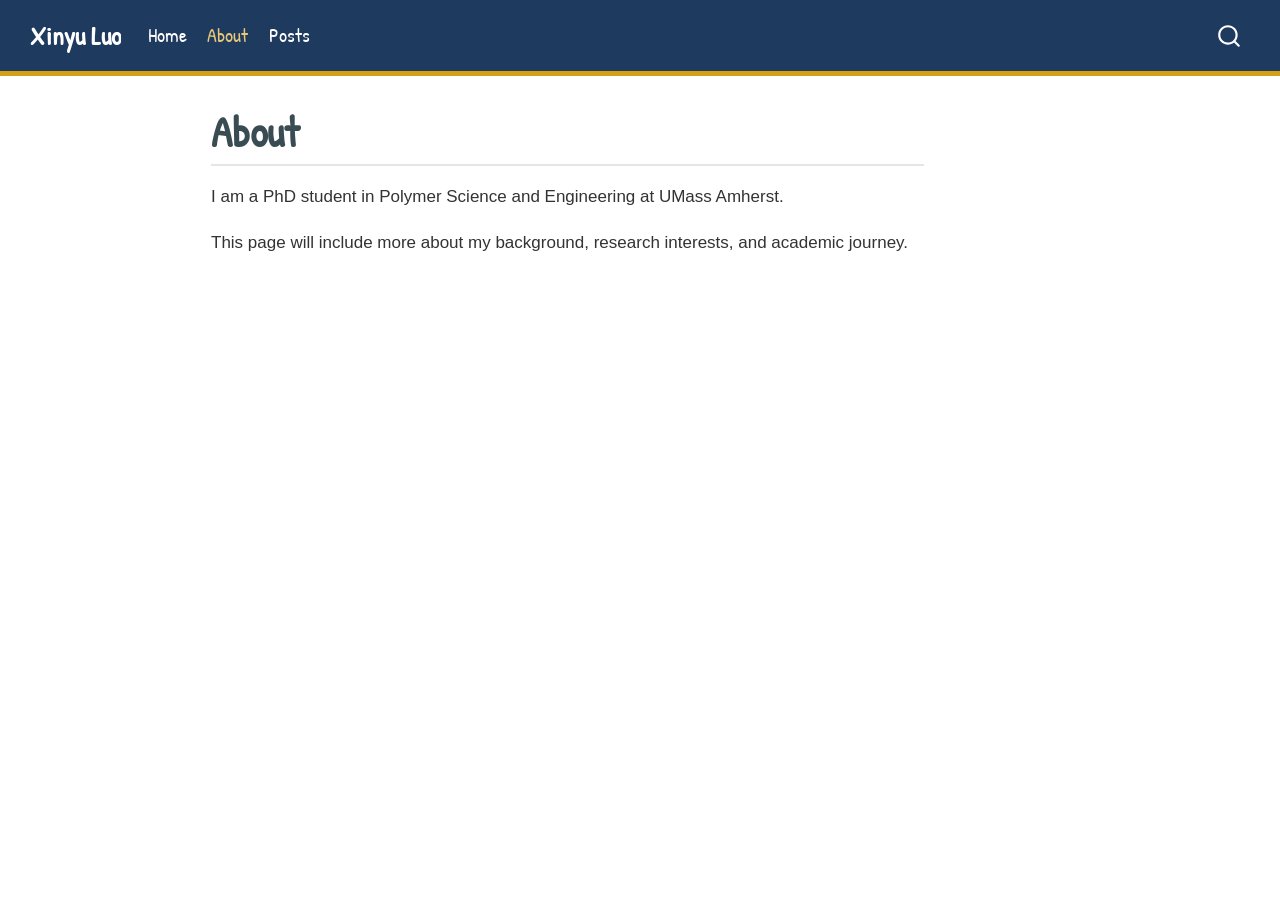
<file: docs/about.html>
<!DOCTYPE html>
<html xmlns="http://www.w3.org/1999/xhtml" lang="en" xml:lang="en"><head>

<meta charset="utf-8">
<meta name="generator" content="quarto-1.9.38">

<meta name="viewport" content="width=device-width, initial-scale=1.0, user-scalable=yes">


<title>About – Xinyu Luo</title>
<style>
/* Default styles provided by pandoc.
** See https://pandoc.org/MANUAL.html#variables-for-html for config info.
*/
code{white-space: pre-wrap;}
span.smallcaps{font-variant: small-caps;}
div.columns{display: flex; gap: min(4vw, 1.5em);}
div.column{flex: auto; overflow-x: auto;}
div.hanging-indent{margin-left: 1.5em; text-indent: -1.5em;}
ul.task-list{list-style: none;}
ul.task-list li input[type="checkbox"] {
  width: 0.8em;
  margin: 0 0.8em 0.2em -1em; /* quarto-specific, see https://github.com/quarto-dev/quarto-cli/issues/4556 */ 
  vertical-align: middle;
}
</style>


<script src="site_libs/quarto-nav/quarto-nav.js"></script>
<script src="site_libs/quarto-nav/headroom.min.js"></script>
<script src="site_libs/clipboard/clipboard.min.js"></script>
<script src="site_libs/quarto-search/autocomplete.umd.js"></script>
<script src="site_libs/quarto-search/fuse.min.js"></script>
<script src="site_libs/quarto-search/quarto-search.js"></script>
<meta name="quarto:offset" content="./">
<script src="site_libs/quarto-html/quarto.js" type="module"></script>
<script src="site_libs/quarto-html/tabsets/tabsets.js" type="module"></script>
<script src="site_libs/quarto-html/popper.min.js"></script>
<script src="site_libs/quarto-html/tippy.umd.min.js"></script>
<script src="site_libs/quarto-html/anchor.min.js"></script>
<link href="site_libs/quarto-html/tippy.css" rel="stylesheet">
<link href="site_libs/quarto-html/quarto-syntax-highlighting-15634bcf2e68342d4ad2dfa704d543f6.css" rel="stylesheet" id="quarto-text-highlighting-styles">
<script src="site_libs/bootstrap/bootstrap.min.js"></script>
<link href="site_libs/bootstrap/bootstrap-icons.css" rel="stylesheet">
<link href="site_libs/bootstrap/bootstrap-eb2d551c59bd1f117752b6d445a871f4.min.css" rel="stylesheet" append-hash="true" id="quarto-bootstrap" data-mode="light">
<script id="quarto-search-options" type="application/json">{
  "location": "navbar",
  "copy-button": false,
  "collapse-after": 3,
  "panel-placement": "end",
  "type": "overlay",
  "limit": 50,
  "keyboard-shortcut": [
    "f",
    "/",
    "s"
  ],
  "show-item-context": false,
  "language": {
    "search-no-results-text": "No results",
    "search-matching-documents-text": "matching documents",
    "search-copy-link-title": "Copy link to search",
    "search-hide-matches-text": "Hide additional matches",
    "search-more-match-text": "more match in this document",
    "search-more-matches-text": "more matches in this document",
    "search-clear-button-title": "Clear",
    "search-text-placeholder": "",
    "search-detached-cancel-button-title": "Cancel",
    "search-submit-button-title": "Submit",
    "search-label": "Search"
  }
}</script>


</head>

<body class="nav-fixed quarto-light">

<div id="quarto-search-results"></div>
  <header id="quarto-header" class="headroom fixed-top">
    <nav class="navbar navbar-expand-lg " data-bs-theme="dark">
      <div class="navbar-container container-fluid">
      <div class="navbar-brand-container mx-auto">
    <a class="navbar-brand" href="./index.html">
    <span class="navbar-title">Xinyu Luo</span>
    </a>
  </div>
            <div id="quarto-search" class="" title="Search"></div>
          <button class="navbar-toggler" type="button" data-bs-toggle="collapse" data-bs-target="#navbarCollapse" aria-controls="navbarCollapse" role="menu" aria-expanded="false" aria-label="Toggle navigation" onclick="if (window.quartoToggleHeadroom) { window.quartoToggleHeadroom(); }">
  <span class="navbar-toggler-icon"></span>
</button>
          <div class="collapse navbar-collapse" id="navbarCollapse">
            <ul class="navbar-nav navbar-nav-scroll me-auto">
  <li class="nav-item">
    <a class="nav-link" href="./index.html"> 
<span class="menu-text">Home</span></a>
  </li>  
  <li class="nav-item">
    <a class="nav-link active" href="./about.html" aria-current="page"> 
<span class="menu-text">About</span></a>
  </li>  
  <li class="nav-item">
    <a class="nav-link" href="./notes.html"> 
<span class="menu-text">Posts</span></a>
  </li>  
</ul>
          </div> <!-- /navcollapse -->
            <div class="quarto-navbar-tools">
</div>
      </div> <!-- /container-fluid -->
    </nav>
</header>
<!-- content -->
<div id="quarto-content" class="quarto-container page-columns page-rows-contents page-layout-article page-navbar">
<!-- sidebar -->
<!-- margin-sidebar -->
    <div id="quarto-margin-sidebar" class="sidebar margin-sidebar zindex-bottom">
        
    </div>
<!-- main -->
<main class="content" id="quarto-document-content">

<header id="title-block-header" class="quarto-title-block default">
<div class="quarto-title">
<h1 class="title">About</h1>
</div>



<div class="quarto-title-meta">

    
  
    
  </div>
  


</header>


<p>I am a PhD student in Polymer Science and Engineering at UMass Amherst.</p>
<p>This page will include more about my background, research interests, and academic journey.</p>



</main> <!-- /main -->
<script id="quarto-html-after-body" type="application/javascript">
  window.document.addEventListener("DOMContentLoaded", function (event) {
    const icon = "";
    const anchorJS = new window.AnchorJS();
    anchorJS.options = {
      placement: 'right',
      icon: icon
    };
    anchorJS.add('.anchored');
    const isCodeAnnotation = (el) => {
      for (const clz of el.classList) {
        if (clz.startsWith('code-annotation-')) {                     
          return true;
        }
      }
      return false;
    }
    const onCopySuccess = function(e) {
      // button target
      const button = e.trigger;
      // don't keep focus
      button.blur();
      // flash "checked"
      button.classList.add('code-copy-button-checked');
      var currentTitle = button.getAttribute("title");
      button.setAttribute("title", "Copied!");
      let tooltip;
      if (window.bootstrap) {
        button.setAttribute("data-bs-toggle", "tooltip");
        button.setAttribute("data-bs-placement", "left");
        button.setAttribute("data-bs-title", "Copied!");
        tooltip = new bootstrap.Tooltip(button, 
          { trigger: "manual", 
            customClass: "code-copy-button-tooltip",
            offset: [0, -8]});
        tooltip.show();    
      }
      setTimeout(function() {
        if (tooltip) {
          tooltip.hide();
          button.removeAttribute("data-bs-title");
          button.removeAttribute("data-bs-toggle");
          button.removeAttribute("data-bs-placement");
        }
        button.setAttribute("title", currentTitle);
        button.classList.remove('code-copy-button-checked');
      }, 1000);
      // clear code selection
      e.clearSelection();
    }
    const getTextToCopy = function(trigger) {
      const outerScaffold = trigger.parentElement.cloneNode(true);
      const codeEl = outerScaffold.querySelector('code');
      for (const childEl of codeEl.children) {
        if (isCodeAnnotation(childEl)) {
          childEl.remove();
        }
      }
      return codeEl.innerText;
    }
    const clipboard = new window.ClipboardJS('.code-copy-button:not([data-in-quarto-modal])', {
      text: getTextToCopy
    });
    clipboard.on('success', onCopySuccess);
    if (window.document.getElementById('quarto-embedded-source-code-modal')) {
      const clipboardModal = new window.ClipboardJS('.code-copy-button[data-in-quarto-modal]', {
        text: getTextToCopy,
        container: window.document.getElementById('quarto-embedded-source-code-modal')
      });
      clipboardModal.on('success', onCopySuccess);
    }
      var localhostRegex = new RegExp(/^(?:http|https):\/\/localhost\:?[0-9]*\//);
      var mailtoRegex = new RegExp(/^mailto:/);
        var filterRegex = new RegExp("https:\/\/luo-xinyu\.github\.io");
      var isInternal = (href) => {
          return filterRegex.test(href) || localhostRegex.test(href) || mailtoRegex.test(href);
      }
      // Inspect non-navigation links and adorn them if external
     var links = window.document.querySelectorAll('a[href]:not(.nav-link):not(.navbar-brand):not(.toc-action):not(.sidebar-link):not(.sidebar-item-toggle):not(.pagination-link):not(.no-external):not([aria-hidden]):not(.dropdown-item):not(.quarto-navigation-tool):not(.about-link)');
      for (var i=0; i<links.length; i++) {
        const link = links[i];
        if (!isInternal(link.href)) {
          // undo the damage that might have been done by quarto-nav.js in the case of
          // links that we want to consider external
          if (link.dataset.originalHref !== undefined) {
            link.href = link.dataset.originalHref;
          }
        }
      }
    function tippyHover(el, contentFn, onTriggerFn, onUntriggerFn) {
      const config = {
        allowHTML: true,
        maxWidth: 500,
        delay: 100,
        arrow: false,
        appendTo: function(el) {
            return el.parentElement;
        },
        interactive: true,
        interactiveBorder: 10,
        theme: 'quarto',
        placement: 'bottom-start',
      };
      if (contentFn) {
        config.content = contentFn;
      }
      if (onTriggerFn) {
        config.onTrigger = onTriggerFn;
      }
      if (onUntriggerFn) {
        config.onUntrigger = onUntriggerFn;
      }
      window.tippy(el, config); 
    }
    const noterefs = window.document.querySelectorAll('a[role="doc-noteref"]');
    for (var i=0; i<noterefs.length; i++) {
      const ref = noterefs[i];
      tippyHover(ref, function() {
        // use id or data attribute instead here
        let href = ref.getAttribute('data-footnote-href') || ref.getAttribute('href');
        try { href = new URL(href).hash; } catch {}
        const id = href.replace(/^#\/?/, "");
        const note = window.document.getElementById(id);
        if (note) {
          return note.innerHTML;
        } else {
          return "";
        }
      });
    }
    const xrefs = window.document.querySelectorAll('a.quarto-xref');
    const processXRef = (id, note) => {
      // Strip column container classes
      const stripColumnClz = (el) => {
        el.classList.remove("page-full", "page-columns");
        if (el.children) {
          for (const child of el.children) {
            stripColumnClz(child);
          }
        }
      }
      stripColumnClz(note)
      if (id === null || id.startsWith('sec-')) {
        // Special case sections, only their first couple elements
        const container = document.createElement("div");
        if (note.children && note.children.length > 2) {
          container.appendChild(note.children[0].cloneNode(true));
          for (let i = 1; i < note.children.length; i++) {
            const child = note.children[i];
            if (child.tagName === "P" && child.innerText === "") {
              continue;
            } else {
              container.appendChild(child.cloneNode(true));
              break;
            }
          }
          if (window.Quarto?.typesetMath) {
            window.Quarto.typesetMath(container);
          }
          return container.innerHTML
        } else {
          if (window.Quarto?.typesetMath) {
            window.Quarto.typesetMath(note);
          }
          return note.innerHTML;
        }
      } else {
        // Remove any anchor links if they are present
        const anchorLink = note.querySelector('a.anchorjs-link');
        if (anchorLink) {
          anchorLink.remove();
        }
        if (window.Quarto?.typesetMath) {
          window.Quarto.typesetMath(note);
        }
        if (note.classList.contains("callout")) {
          return note.outerHTML;
        } else {
          return note.innerHTML;
        }
      }
    }
    for (var i=0; i<xrefs.length; i++) {
      const xref = xrefs[i];
      tippyHover(xref, undefined, function(instance) {
        instance.disable();
        let url = xref.getAttribute('href');
        let hash = undefined; 
        if (url.startsWith('#')) {
          hash = url;
        } else {
          try { hash = new URL(url).hash; } catch {}
        }
        if (hash) {
          const id = hash.replace(/^#\/?/, "");
          const note = window.document.getElementById(id);
          if (note !== null) {
            try {
              const html = processXRef(id, note.cloneNode(true));
              instance.setContent(html);
            } finally {
              instance.enable();
              instance.show();
            }
          } else {
            // See if we can fetch this
            fetch(url.split('#')[0])
            .then(res => res.text())
            .then(html => {
              const parser = new DOMParser();
              const htmlDoc = parser.parseFromString(html, "text/html");
              const note = htmlDoc.getElementById(id);
              if (note !== null) {
                const html = processXRef(id, note);
                instance.setContent(html);
              } 
            }).finally(() => {
              instance.enable();
              instance.show();
            });
          }
        } else {
          // See if we can fetch a full url (with no hash to target)
          // This is a special case and we should probably do some content thinning / targeting
          fetch(url)
          .then(res => res.text())
          .then(html => {
            const parser = new DOMParser();
            const htmlDoc = parser.parseFromString(html, "text/html");
            const note = htmlDoc.querySelector('main.content');
            if (note !== null) {
              // This should only happen for chapter cross references
              // (since there is no id in the URL)
              // remove the first header
              if (note.children.length > 0 && note.children[0].tagName === "HEADER") {
                note.children[0].remove();
              }
              const html = processXRef(null, note);
              instance.setContent(html);
            } 
          }).finally(() => {
            instance.enable();
            instance.show();
          });
        }
      }, function(instance) {
      });
    }
        let selectedAnnoteEl;
        const selectorForAnnotation = ( cell, annotation) => {
          let cellAttr = 'data-code-cell="' + cell + '"';
          let lineAttr = 'data-code-annotation="' +  annotation + '"';
          const selector = 'span[' + cellAttr + '][' + lineAttr + ']';
          return selector;
        }
        const selectCodeLines = (annoteEl) => {
          const doc = window.document;
          const targetCell = annoteEl.getAttribute("data-target-cell");
          const targetAnnotation = annoteEl.getAttribute("data-target-annotation");
          const annoteSpan = window.document.querySelector(selectorForAnnotation(targetCell, targetAnnotation));
          const lines = annoteSpan.getAttribute("data-code-lines").split(",");
          const lineIds = lines.map((line) => {
            return targetCell + "-" + line;
          })
          let top = null;
          let height = null;
          let parent = null;
          if (lineIds.length > 0) {
              //compute the position of the single el (top and bottom and make a div)
              const el = window.document.getElementById(lineIds[0]);
              top = el.offsetTop;
              height = el.offsetHeight;
              parent = el.parentElement.parentElement;
            if (lineIds.length > 1) {
              const lastEl = window.document.getElementById(lineIds[lineIds.length - 1]);
              const bottom = lastEl.offsetTop + lastEl.offsetHeight;
              height = bottom - top;
            }
            if (top !== null && height !== null && parent !== null) {
              // cook up a div (if necessary) and position it 
              let div = window.document.getElementById("code-annotation-line-highlight");
              if (div === null) {
                div = window.document.createElement("div");
                div.setAttribute("id", "code-annotation-line-highlight");
                div.style.position = 'absolute';
                parent.appendChild(div);
              }
              div.style.top = top - 2 + "px";
              div.style.height = height + 4 + "px";
              div.style.left = 0;
              let gutterDiv = window.document.getElementById("code-annotation-line-highlight-gutter");
              if (gutterDiv === null) {
                gutterDiv = window.document.createElement("div");
                gutterDiv.setAttribute("id", "code-annotation-line-highlight-gutter");
                gutterDiv.style.position = 'absolute';
                const codeCell = window.document.getElementById(targetCell);
                const gutter = codeCell.querySelector('.code-annotation-gutter');
                gutter.appendChild(gutterDiv);
              }
              gutterDiv.style.top = top - 2 + "px";
              gutterDiv.style.height = height + 4 + "px";
            }
            selectedAnnoteEl = annoteEl;
          }
        };
        const unselectCodeLines = () => {
          const elementsIds = ["code-annotation-line-highlight", "code-annotation-line-highlight-gutter"];
          elementsIds.forEach((elId) => {
            const div = window.document.getElementById(elId);
            if (div) {
              div.remove();
            }
          });
          selectedAnnoteEl = undefined;
        };
          // Handle positioning of the toggle
      window.addEventListener(
        "resize",
        throttle(() => {
          elRect = undefined;
          if (selectedAnnoteEl) {
            selectCodeLines(selectedAnnoteEl);
          }
        }, 10)
      );
      function throttle(fn, ms) {
      let throttle = false;
      let timer;
        return (...args) => {
          if(!throttle) { // first call gets through
              fn.apply(this, args);
              throttle = true;
          } else { // all the others get throttled
              if(timer) clearTimeout(timer); // cancel #2
              timer = setTimeout(() => {
                fn.apply(this, args);
                timer = throttle = false;
              }, ms);
          }
        };
      }
        // Attach click handler to the DT
        const annoteDls = window.document.querySelectorAll('dt[data-target-cell]');
        for (const annoteDlNode of annoteDls) {
          annoteDlNode.addEventListener('click', (event) => {
            const clickedEl = event.target;
            if (clickedEl !== selectedAnnoteEl) {
              unselectCodeLines();
              const activeEl = window.document.querySelector('dt[data-target-cell].code-annotation-active');
              if (activeEl) {
                activeEl.classList.remove('code-annotation-active');
              }
              selectCodeLines(clickedEl);
              clickedEl.classList.add('code-annotation-active');
            } else {
              // Unselect the line
              unselectCodeLines();
              clickedEl.classList.remove('code-annotation-active');
            }
          });
        }
    const findCites = (el) => {
      const parentEl = el.parentElement;
      if (parentEl) {
        const cites = parentEl.dataset.cites;
        if (cites) {
          return {
            el,
            cites: cites.split(' ')
          };
        } else {
          return findCites(el.parentElement)
        }
      } else {
        return undefined;
      }
    };
    var bibliorefs = window.document.querySelectorAll('a[role="doc-biblioref"]');
    for (var i=0; i<bibliorefs.length; i++) {
      const ref = bibliorefs[i];
      const citeInfo = findCites(ref);
      if (citeInfo) {
        tippyHover(citeInfo.el, function() {
          var popup = window.document.createElement('div');
          citeInfo.cites.forEach(function(cite) {
            var citeDiv = window.document.createElement('div');
            citeDiv.classList.add('hanging-indent');
            citeDiv.classList.add('csl-entry');
            var biblioDiv = window.document.getElementById('ref-' + cite);
            if (biblioDiv) {
              citeDiv.innerHTML = biblioDiv.innerHTML;
            }
            popup.appendChild(citeDiv);
          });
          return popup.innerHTML;
        });
      }
    }
  });
  </script>
</div> <!-- /content -->




</body></html>
</file>
<file: docs/site_libs/quarto-html/tippy.css>
.tippy-box[data-animation=fade][data-state=hidden]{opacity:0}[data-tippy-root]{max-width:calc(100vw - 10px)}.tippy-box{position:relative;background-color:#333;color:#fff;border-radius:4px;font-size:14px;line-height:1.4;white-space:normal;outline:0;transition-property:transform,visibility,opacity}.tippy-box[data-placement^=top]>.tippy-arrow{bottom:0}.tippy-box[data-placement^=top]>.tippy-arrow:before{bottom:-7px;left:0;border-width:8px 8px 0;border-top-color:initial;transform-origin:center top}.tippy-box[data-placement^=bottom]>.tippy-arrow{top:0}.tippy-box[data-placement^=bottom]>.tippy-arrow:before{top:-7px;left:0;border-width:0 8px 8px;border-bottom-color:initial;transform-origin:center bottom}.tippy-box[data-placement^=left]>.tippy-arrow{right:0}.tippy-box[data-placement^=left]>.tippy-arrow:before{border-width:8px 0 8px 8px;border-left-color:initial;right:-7px;transform-origin:center left}.tippy-box[data-placement^=right]>.tippy-arrow{left:0}.tippy-box[data-placement^=right]>.tippy-arrow:before{left:-7px;border-width:8px 8px 8px 0;border-right-color:initial;transform-origin:center right}.tippy-box[data-inertia][data-state=visible]{transition-timing-function:cubic-bezier(.54,1.5,.38,1.11)}.tippy-arrow{width:16px;height:16px;color:#333}.tippy-arrow:before{content:"";position:absolute;border-color:transparent;border-style:solid}.tippy-content{position:relative;padding:5px 9px;z-index:1}
</file>
<file: docs/site_libs/quarto-html/quarto-syntax-highlighting-15634bcf2e68342d4ad2dfa704d543f6.css>
/* quarto syntax highlight colors */
:root {
  --quarto-hl-ot-color: #003B4F;
  --quarto-hl-at-color: #657422;
  --quarto-hl-ss-color: #20794D;
  --quarto-hl-an-color: #5E5E5E;
  --quarto-hl-fu-color: #4758AB;
  --quarto-hl-st-color: #20794D;
  --quarto-hl-cf-color: #003B4F;
  --quarto-hl-op-color: #5E5E5E;
  --quarto-hl-er-color: #AD0000;
  --quarto-hl-bn-color: #AD0000;
  --quarto-hl-al-color: #AD0000;
  --quarto-hl-va-color: #111111;
  --quarto-hl-bu-color: inherit;
  --quarto-hl-ex-color: inherit;
  --quarto-hl-pp-color: #AD0000;
  --quarto-hl-in-color: #5E5E5E;
  --quarto-hl-vs-color: #20794D;
  --quarto-hl-wa-color: #5E5E5E;
  --quarto-hl-do-color: #5E5E5E;
  --quarto-hl-im-color: #00769E;
  --quarto-hl-ch-color: #20794D;
  --quarto-hl-dt-color: #AD0000;
  --quarto-hl-fl-color: #AD0000;
  --quarto-hl-co-color: #5E5E5E;
  --quarto-hl-cv-color: #5E5E5E;
  --quarto-hl-cn-color: #8f5902;
  --quarto-hl-sc-color: #5E5E5E;
  --quarto-hl-dv-color: #AD0000;
  --quarto-hl-kw-color: #003B4F;
}

/* other quarto variables */
:root {
  --quarto-font-monospace: SFMono-Regular, Menlo, Monaco, Consolas, "Liberation Mono", "Courier New", monospace;
}

/* syntax highlight based on Pandoc's rules */
pre > code.sourceCode > span {
  color: #003B4F;
}

code.sourceCode > span {
  color: #003B4F;
}

div.sourceCode,
div.sourceCode pre.sourceCode {
  color: #003B4F;
}

/* Normal */
code span {
  color: #003B4F;
}

/* Alert */
code span.al {
  color: #AD0000;
  font-style: inherit;
}

/* Annotation */
code span.an {
  color: #5E5E5E;
  font-style: inherit;
}

/* Attribute */
code span.at {
  color: #657422;
  font-style: inherit;
}

/* BaseN */
code span.bn {
  color: #AD0000;
  font-style: inherit;
}

/* BuiltIn */
code span.bu {
  font-style: inherit;
}

/* ControlFlow */
code span.cf {
  color: #003B4F;
  font-weight: bold;
  font-style: inherit;
}

/* Char */
code span.ch {
  color: #20794D;
  font-style: inherit;
}

/* Constant */
code span.cn {
  color: #8f5902;
  font-style: inherit;
}

/* Comment */
code span.co {
  color: #5E5E5E;
  font-style: inherit;
}

/* CommentVar */
code span.cv {
  color: #5E5E5E;
  font-style: italic;
}

/* Documentation */
code span.do {
  color: #5E5E5E;
  font-style: italic;
}

/* DataType */
code span.dt {
  color: #AD0000;
  font-style: inherit;
}

/* DecVal */
code span.dv {
  color: #AD0000;
  font-style: inherit;
}

/* Error */
code span.er {
  color: #AD0000;
  font-style: inherit;
}

/* Extension */
code span.ex {
  font-style: inherit;
}

/* Float */
code span.fl {
  color: #AD0000;
  font-style: inherit;
}

/* Function */
code span.fu {
  color: #4758AB;
  font-style: inherit;
}

/* Import */
code span.im {
  color: #00769E;
  font-style: inherit;
}

/* Information */
code span.in {
  color: #5E5E5E;
  font-style: inherit;
}

/* Keyword */
code span.kw {
  color: #003B4F;
  font-weight: bold;
  font-style: inherit;
}

/* Operator */
code span.op {
  color: #5E5E5E;
  font-style: inherit;
}

/* Other */
code span.ot {
  color: #003B4F;
  font-style: inherit;
}

/* Preprocessor */
code span.pp {
  color: #AD0000;
  font-style: inherit;
}

/* SpecialChar */
code span.sc {
  color: #5E5E5E;
  font-style: inherit;
}

/* SpecialString */
code span.ss {
  color: #20794D;
  font-style: inherit;
}

/* String */
code span.st {
  color: #20794D;
  font-style: inherit;
}

/* Variable */
code span.va {
  color: #111111;
  font-style: inherit;
}

/* VerbatimString */
code span.vs {
  color: #20794D;
  font-style: inherit;
}

/* Warning */
code span.wa {
  color: #5E5E5E;
  font-style: italic;
}

.prevent-inlining {
  content: "</";
}

/*# sourceMappingURL=f23921c56f73e400b49028c9186a1aa0.css.map */
</file>
<file: docs/posts/clouds-on-sirius/essay.css>
.essay-page main.content {
  max-width: 760px;
  margin-inline: auto;
  width: 100%;
}

.essay-page #title-block-header {
  margin-bottom: 2.6rem;
}

.essay-page h1.title {
  font-family: "Noto Serif CJK SC", "Source Han Serif SC", "Songti SC", "SimSun", serif;
  font-size: clamp(2rem, 5vw, 2.65rem);
  letter-spacing: 0.06em;
  line-height: 1.5;
}

.essay-page main.content > p {
  font-family: "Noto Serif CJK SC", "Source Han Serif SC", "Songti SC", "SimSun", serif;
  font-size: 1.0625rem;
  line-height: 2;
  margin-bottom: 1.35rem;
  overflow-wrap: break-word;
}

.essay-page .essay-signature {
  margin: 2.6rem 0 2.2rem;
  text-align: right;
  color: #626b70;
  font-size: 0.95rem;
  line-height: 1.9;
}

.essay-page .essay-photo {
  display: block;
  width: 100%;
  height: auto;
  margin: 0 auto 2rem;
}

@media (max-width: 600px) {
  .essay-page #title-block-header {
    margin-bottom: 2rem;
  }

  .essay-page main.content > p {
    font-size: 1rem;
    line-height: 1.95;
  }
}
</file>
<file: docs/posts/personality-is-a-big-lie/figure-layout.css>
.dna-figure {
  margin: 1.5rem auto 3rem;
  max-width: 720px;
  width: 100%;
}

.dna-figure img {
  display: block;
  width: 100%;
  height: auto;
}
</file>
